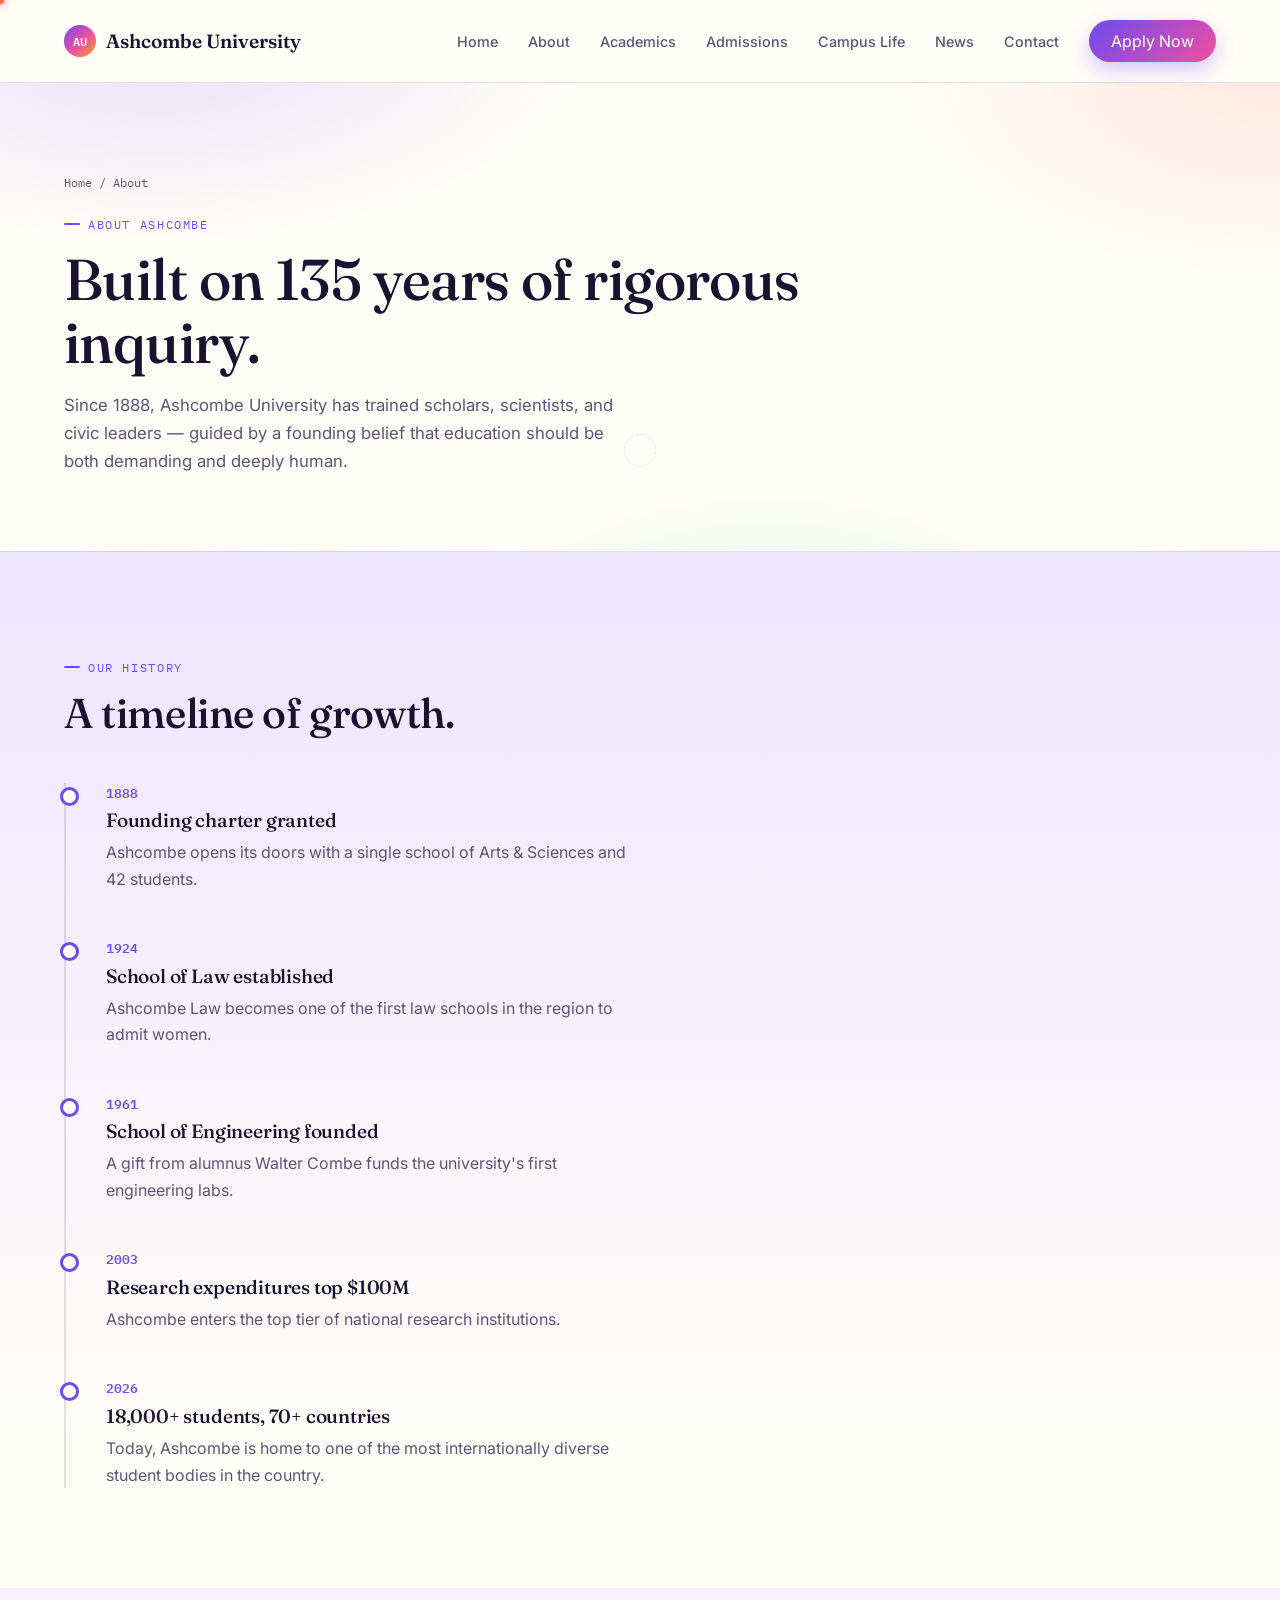
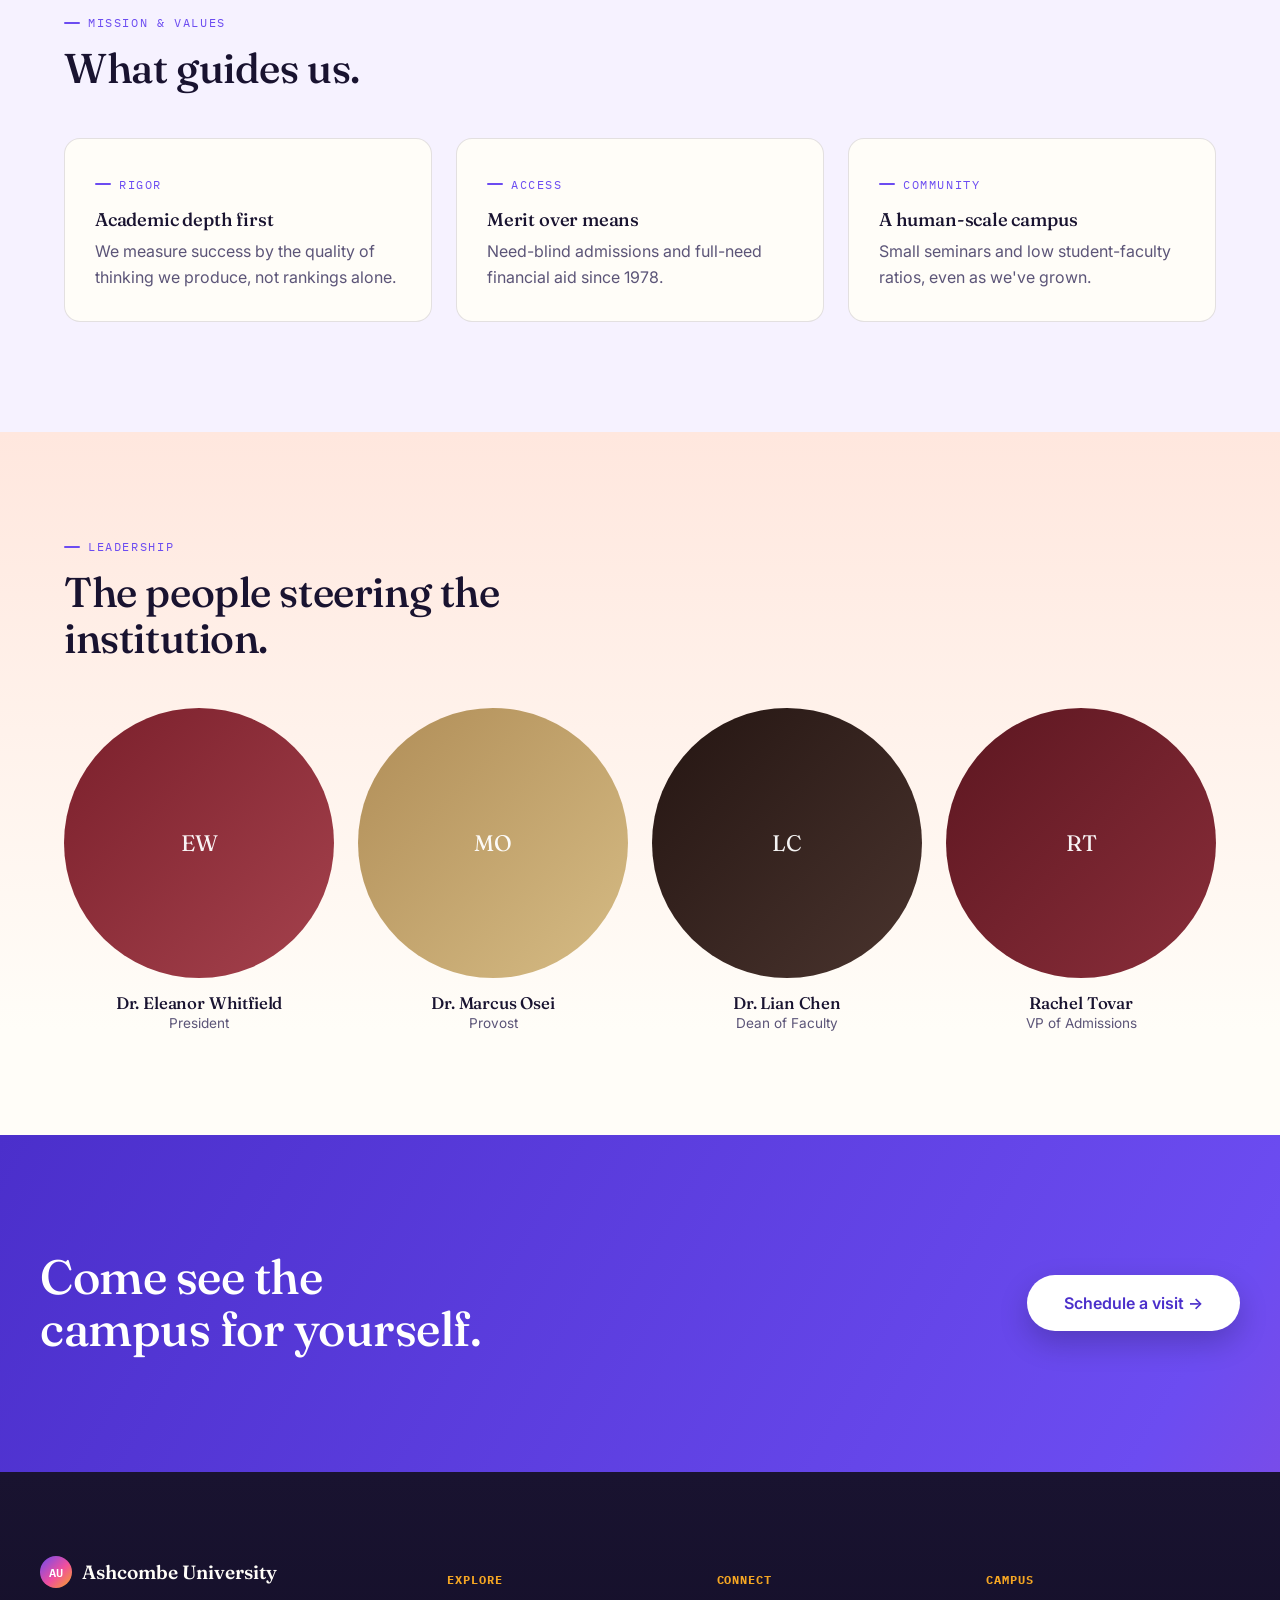
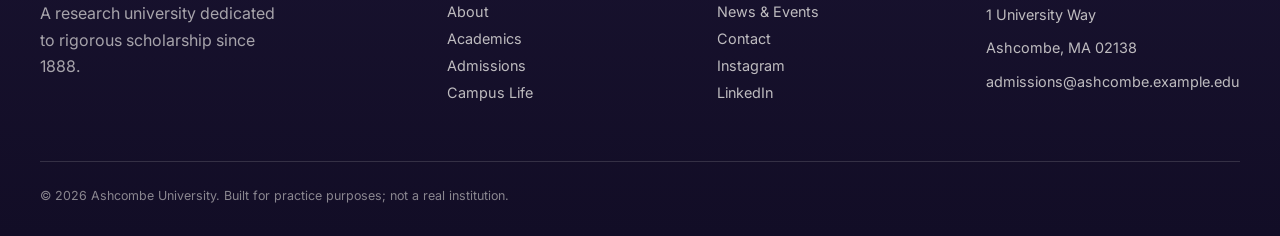
<file: About.html>
<!DOCTYPE html>
<html lang="en">
<head>
<meta charset="UTF-8">
<meta name="viewport" content="width=device-width, initial-scale=1.0">
<title>About — Ashcombe University</title>
<link rel="preconnect" href="https://fonts.googleapis.com">
<link href="https://fonts.googleapis.com/css2?family=Fraunces:ital,opsz,wght@0,9..144,300;0,9..144,500;0,9..144,600;1,9..144,500&family=Inter:wght@400;500;600;700&family=IBM+Plex+Mono:wght@400;500&display=swap" rel="stylesheet">
<link rel="stylesheet" href="css/style.css">
</head>
<body>

<header class="nav" id="nav">
  <div class="nav-inner">
    <a href="index.html" class="nav-logo"><span class="nav-crest">AU</span>Ashcombe University</a>
    <nav class="nav-links" id="navLinks">
      <a href="index.html">Home</a>
      <a href="about.html">About</a>
      <a href="academics.html">Academics</a>
      <a href="admissions.html">Admissions</a>
      <a href="campus-life.html">Campus Life</a>
      <a href="news.html">News</a>
      <a href="contact.html">Contact</a>
      <a href="admissions.html" class="nav-cta magnetic">Apply Now</a>
    </nav>
    <button class="nav-toggle" id="navToggle" aria-label="Toggle menu" aria-expanded="false"><span></span><span></span><span></span></button>
  </div>
</header>

<section class="page-hero">
  <div class="wrap">
    <p class="breadcrumb reveal"><a href="index.html">Home</a> / About</p>
    <p class="eyebrow reveal">About Ashcombe</p>
    <h1 class="reveal">Built on 135 years of rigorous inquiry.</h1>
    <p class="lead reveal">Since 1888, Ashcombe University has trained scholars, scientists, and civic
      leaders — guided by a founding belief that education should be both demanding and deeply human.</p>
  </div>
</section>

<section style="padding: 100px 24px;">
  <div class="wrap">
    <div class="section-head"><div><p class="eyebrow reveal">Our History</p><h2 class="reveal">A timeline of growth.</h2></div></div>
    <div class="timeline">
      <div class="timeline-item reveal">
        <p class="timeline-year">1888</p>
        <h3>Founding charter granted</h3>
        <p>Ashcombe opens its doors with a single school of Arts &amp; Sciences and 42 students.</p>
      </div>
      <div class="timeline-item reveal">
        <p class="timeline-year">1924</p>
        <h3>School of Law established</h3>
        <p>Ashcombe Law becomes one of the first law schools in the region to admit women.</p>
      </div>
      <div class="timeline-item reveal">
        <p class="timeline-year">1961</p>
        <h3>School of Engineering founded</h3>
        <p>A gift from alumnus Walter Combe funds the university's first engineering labs.</p>
      </div>
      <div class="timeline-item reveal">
        <p class="timeline-year">2003</p>
        <h3>Research expenditures top $100M</h3>
        <p>Ashcombe enters the top tier of national research institutions.</p>
      </div>
      <div class="timeline-item reveal">
        <p class="timeline-year">2026</p>
        <h3>18,000+ students, 70+ countries</h3>
        <p>Today, Ashcombe is home to one of the most internationally diverse student bodies in the country.</p>
      </div>
    </div>
  </div>
</section>

<section style="padding: 20px 24px 110px; background: var(--paper-alt);">
  <div class="wrap">
    <div class="section-head"><div><p class="eyebrow reveal">Mission &amp; Values</p><h2 class="reveal">What guides us.</h2></div></div>
    <div class="values-grid">
      <div class="value-card reveal"><span class="eyebrow" style="margin-bottom:6px;">Rigor</span><h3>Academic depth first</h3><p>We measure success by the quality of thinking we produce, not rankings alone.</p></div>
      <div class="value-card reveal"><span class="eyebrow" style="margin-bottom:6px;">Access</span><h3>Merit over means</h3><p>Need-blind admissions and full-need financial aid since 1978.</p></div>
      <div class="value-card reveal"><span class="eyebrow" style="margin-bottom:6px;">Community</span><h3>A human-scale campus</h3><p>Small seminars and low student-faculty ratios, even as we've grown.</p></div>
    </div>
  </div>
</section>

<section style="padding: 100px 24px;">
  <div class="wrap">
    <div class="section-head"><div><p class="eyebrow reveal">Leadership</p><h2 class="reveal">The people steering the institution.</h2></div></div>
    <div class="people-grid">
      <div class="person-card reveal"><div class="person-avatar" style="--p-a:#7A1F2B;--p-b:#A5424D;">EW</div><h3>Dr. Eleanor Whitfield</h3><p class="testimonial-role">President</p></div>
      <div class="person-card reveal"><div class="person-avatar" style="--p-a:#B08D57;--p-b:#D6BC85;">MO</div><h3>Dr. Marcus Osei</h3><p class="testimonial-role">Provost</p></div>
      <div class="person-card reveal"><div class="person-avatar" style="--p-a:#241512;--p-b:#4A342E;">LC</div><h3>Dr. Lian Chen</h3><p class="testimonial-role">Dean of Faculty</p></div>
      <div class="person-card reveal"><div class="person-avatar" style="--p-a:#5C1620;--p-b:#8A2E3A;">RT</div><h3>Rachel Tovar</h3><p class="testimonial-role">VP of Admissions</p></div>
    </div>
  </div>
</section>

<section class="cta-band">
  <div class="cta-inner reveal">
    <h2>Come see the<br>campus for yourself.</h2>
    <a href="contact.html" class="btn btn-primary btn-lg magnetic">Schedule a visit →</a>
  </div>
</section>

<footer class="footer">
  <div class="footer-inner">
    <div class="footer-brand"><a href="index.html" class="nav-logo"><span class="nav-crest">AU</span>Ashcombe University</a><p>A research university dedicated to rigorous scholarship since 1888.</p></div>
    <div class="footer-col"><h4>Explore</h4><a href="about.html">About</a><a href="academics.html">Academics</a><a href="admissions.html">Admissions</a><a href="campus-life.html">Campus Life</a></div>
    <div class="footer-col"><h4>Connect</h4><a href="news.html">News &amp; Events</a><a href="contact.html">Contact</a><a href="#">Instagram</a><a href="#">LinkedIn</a></div>
    <div class="footer-col"><h4>Campus</h4><p>1 University Way</p><p>Ashcombe, MA 02138</p><p>admissions@ashcombe.example.edu</p></div>
  </div>
  <div class="footer-bottom"><p>© 2026 Ashcombe University. Built for practice purposes; not a real institution.</p></div>
</footer>

<script src="js/cursor.js"></script>
<script src="js/main.js"></script>
</body>
</html>
</file>
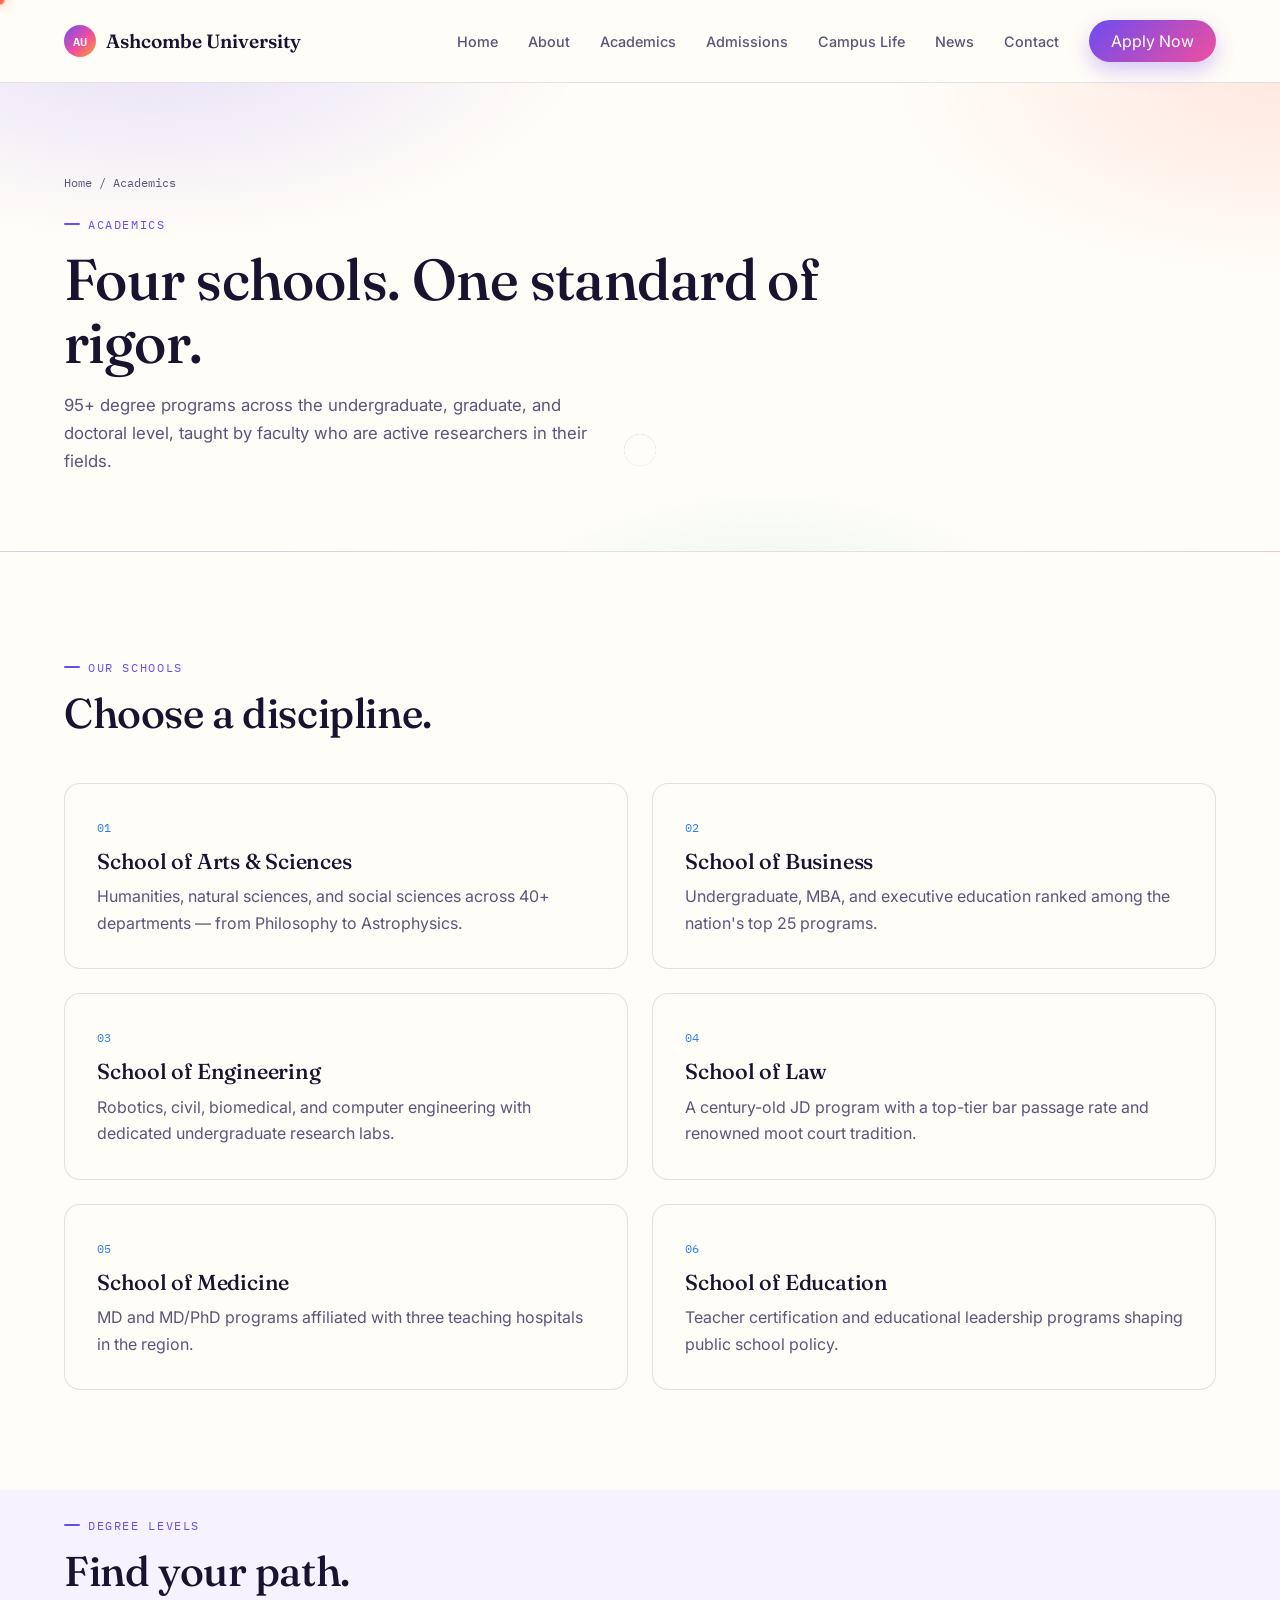
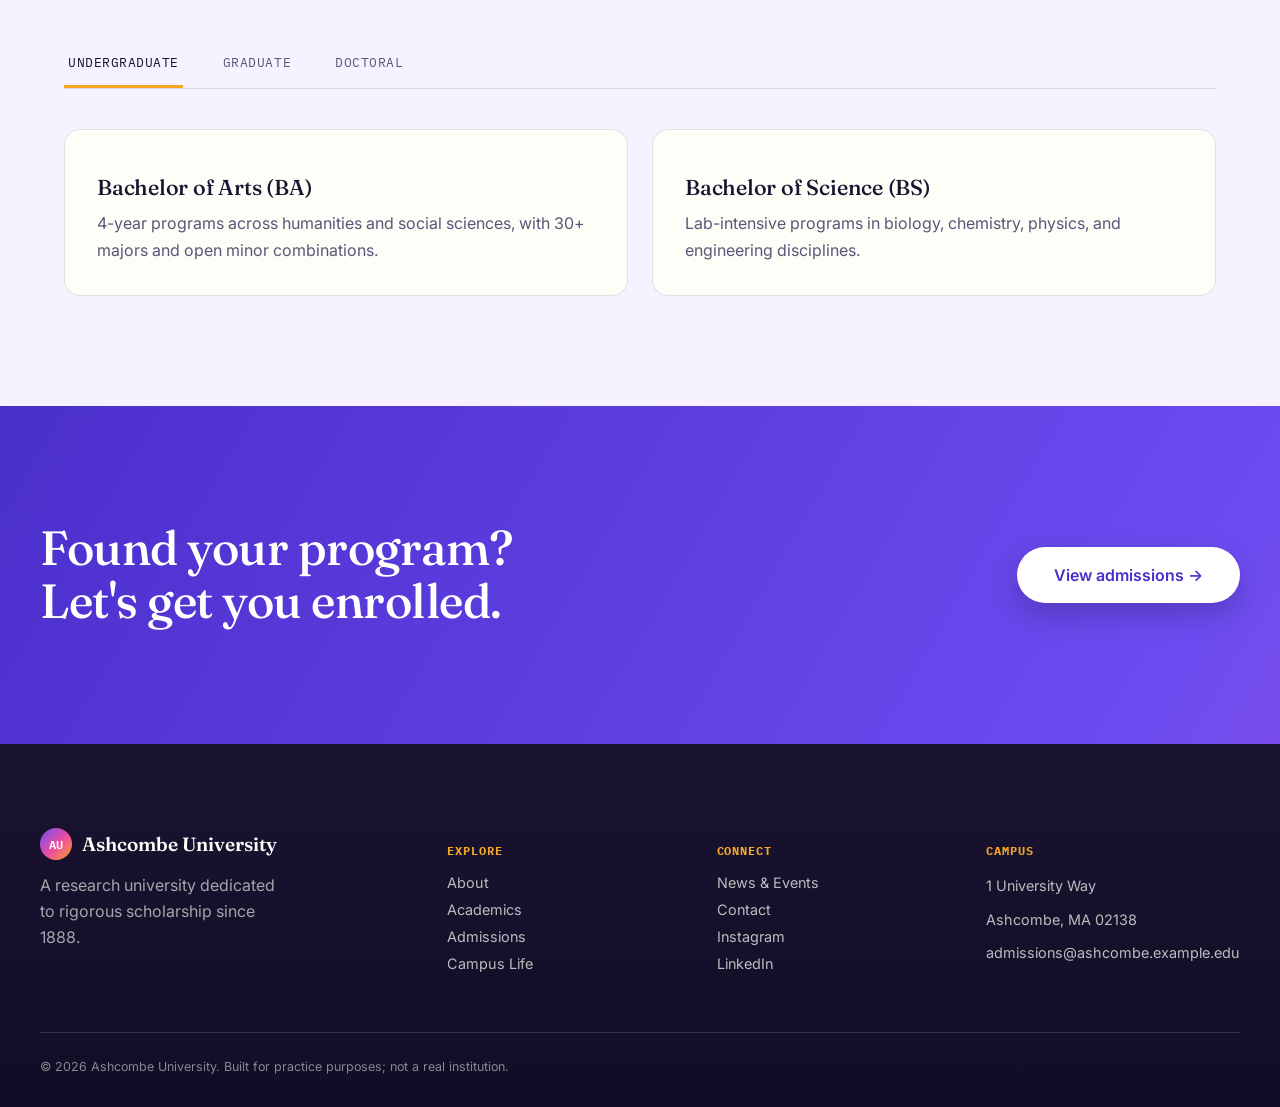
<file: Academics.html>
<!DOCTYPE html>
<html lang="en">
<head>
<meta charset="UTF-8">
<meta name="viewport" content="width=device-width, initial-scale=1.0">
<title>Academics — Ashcombe University</title>
<link rel="preconnect" href="https://fonts.googleapis.com">
<link href="https://fonts.googleapis.com/css2?family=Fraunces:ital,opsz,wght@0,9..144,300;0,9..144,500;0,9..144,600;1,9..144,500&family=Inter:wght@400;500;600;700&family=IBM+Plex+Mono:wght@400;500&display=swap" rel="stylesheet">
<link rel="stylesheet" href="css/style.css">
</head>
<body>

<header class="nav" id="nav">
  <div class="nav-inner">
    <a href="index.html" class="nav-logo"><span class="nav-crest">AU</span>Ashcombe University</a>
    <nav class="nav-links" id="navLinks">
      <a href="index.html">Home</a>
      <a href="about.html">About</a>
      <a href="academics.html">Academics</a>
      <a href="admissions.html">Admissions</a>
      <a href="campus-life.html">Campus Life</a>
      <a href="news.html">News</a>
      <a href="contact.html">Contact</a>
      <a href="admissions.html" class="nav-cta magnetic">Apply Now</a>
    </nav>
    <button class="nav-toggle" id="navToggle" aria-label="Toggle menu" aria-expanded="false"><span></span><span></span><span></span></button>
  </div>
</header>

<section class="page-hero">
  <div class="wrap">
    <p class="breadcrumb reveal"><a href="index.html">Home</a> / Academics</p>
    <p class="eyebrow reveal">Academics</p>
    <h1 class="reveal">Four schools. One standard of rigor.</h1>
    <p class="lead reveal">95+ degree programs across the undergraduate, graduate, and doctoral level,
      taught by faculty who are active researchers in their fields.</p>
  </div>
</section>

<section style="padding: 100px 24px;">
  <div class="wrap">
    <div class="section-head"><div><p class="eyebrow reveal">Our Schools</p><h2 class="reveal">Choose a discipline.</h2></div></div>
    <div class="card-grid">
      <div class="info-card reveal"><span class="card-num">01</span><h3>School of Arts &amp; Sciences</h3><p>Humanities, natural sciences, and social sciences across 40+ departments — from Philosophy to Astrophysics.</p></div>
      <div class="info-card reveal"><span class="card-num">02</span><h3>School of Business</h3><p>Undergraduate, MBA, and executive education ranked among the nation's top 25 programs.</p></div>
      <div class="info-card reveal"><span class="card-num">03</span><h3>School of Engineering</h3><p>Robotics, civil, biomedical, and computer engineering with dedicated undergraduate research labs.</p></div>
      <div class="info-card reveal"><span class="card-num">04</span><h3>School of Law</h3><p>A century-old JD program with a top-tier bar passage rate and renowned moot court tradition.</p></div>
      <div class="info-card reveal"><span class="card-num">05</span><h3>School of Medicine</h3><p>MD and MD/PhD programs affiliated with three teaching hospitals in the region.</p></div>
      <div class="info-card reveal"><span class="card-num">06</span><h3>School of Education</h3><p>Teacher certification and educational leadership programs shaping public school policy.</p></div>
    </div>
  </div>
</section>

<section style="padding: 20px 24px 110px; background: var(--paper-alt);">
  <div class="wrap">
    <div class="section-head"><div><p class="eyebrow reveal">Degree Levels</p><h2 class="reveal">Find your path.</h2></div></div>

    <div class="tab-bar reveal">
      <button class="tab-btn active" data-tab="undergrad">Undergraduate</button>
      <button class="tab-btn" data-tab="grad">Graduate</button>
      <button class="tab-btn" data-tab="doctoral">Doctoral</button>
    </div>

    <div class="tab-panel active" id="undergrad">
      <div class="card-grid">
        <div class="info-card reveal"><h3>Bachelor of Arts (BA)</h3><p>4-year programs across humanities and social sciences, with 30+ majors and open minor combinations.</p></div>
        <div class="info-card reveal"><h3>Bachelor of Science (BS)</h3><p>Lab-intensive programs in biology, chemistry, physics, and engineering disciplines.</p></div>
      </div>
    </div>

    <div class="tab-panel" id="grad">
      <div class="card-grid">
        <div class="info-card reveal"><h3>Master of Business Administration</h3><p>A 2-year, full-time MBA with concentrations in finance, strategy, and operations.</p></div>
        <div class="info-card reveal"><h3>Master of Science (MS)</h3><p>Research-focused 1–2 year programs in engineering, data science, and public health.</p></div>
      </div>
    </div>

    <div class="tab-panel" id="doctoral">
      <div class="card-grid">
        <div class="info-card reveal"><h3>Doctor of Philosophy (PhD)</h3><p>Fully-funded research doctorates across 35 departments with dedicated faculty advisors.</p></div>
        <div class="info-card reveal"><h3>Doctor of Medicine (MD)</h3><p>A 4-year MD program with clinical rotations beginning in the second year.</p></div>
      </div>
    </div>
  </div>
</section>

<section class="cta-band">
  <div class="cta-inner reveal">
    <h2>Found your program?<br>Let's get you enrolled.</h2>
    <a href="admissions.html" class="btn btn-primary btn-lg magnetic">View admissions →</a>
  </div>
</section>

<footer class="footer">
  <div class="footer-inner">
    <div class="footer-brand"><a href="index.html" class="nav-logo"><span class="nav-crest">AU</span>Ashcombe University</a><p>A research university dedicated to rigorous scholarship since 1888.</p></div>
    <div class="footer-col"><h4>Explore</h4><a href="about.html">About</a><a href="academics.html">Academics</a><a href="admissions.html">Admissions</a><a href="campus-life.html">Campus Life</a></div>
    <div class="footer-col"><h4>Connect</h4><a href="news.html">News &amp; Events</a><a href="contact.html">Contact</a><a href="#">Instagram</a><a href="#">LinkedIn</a></div>
    <div class="footer-col"><h4>Campus</h4><p>1 University Way</p><p>Ashcombe, MA 02138</p><p>admissions@ashcombe.example.edu</p></div>
  </div>
  <div class="footer-bottom"><p>© 2026 Ashcombe University. Built for practice purposes; not a real institution.</p></div>
</footer>

<script src="js/cursor.js"></script>
<script src="js/main.js"></script>
</body>
</html>
</file>
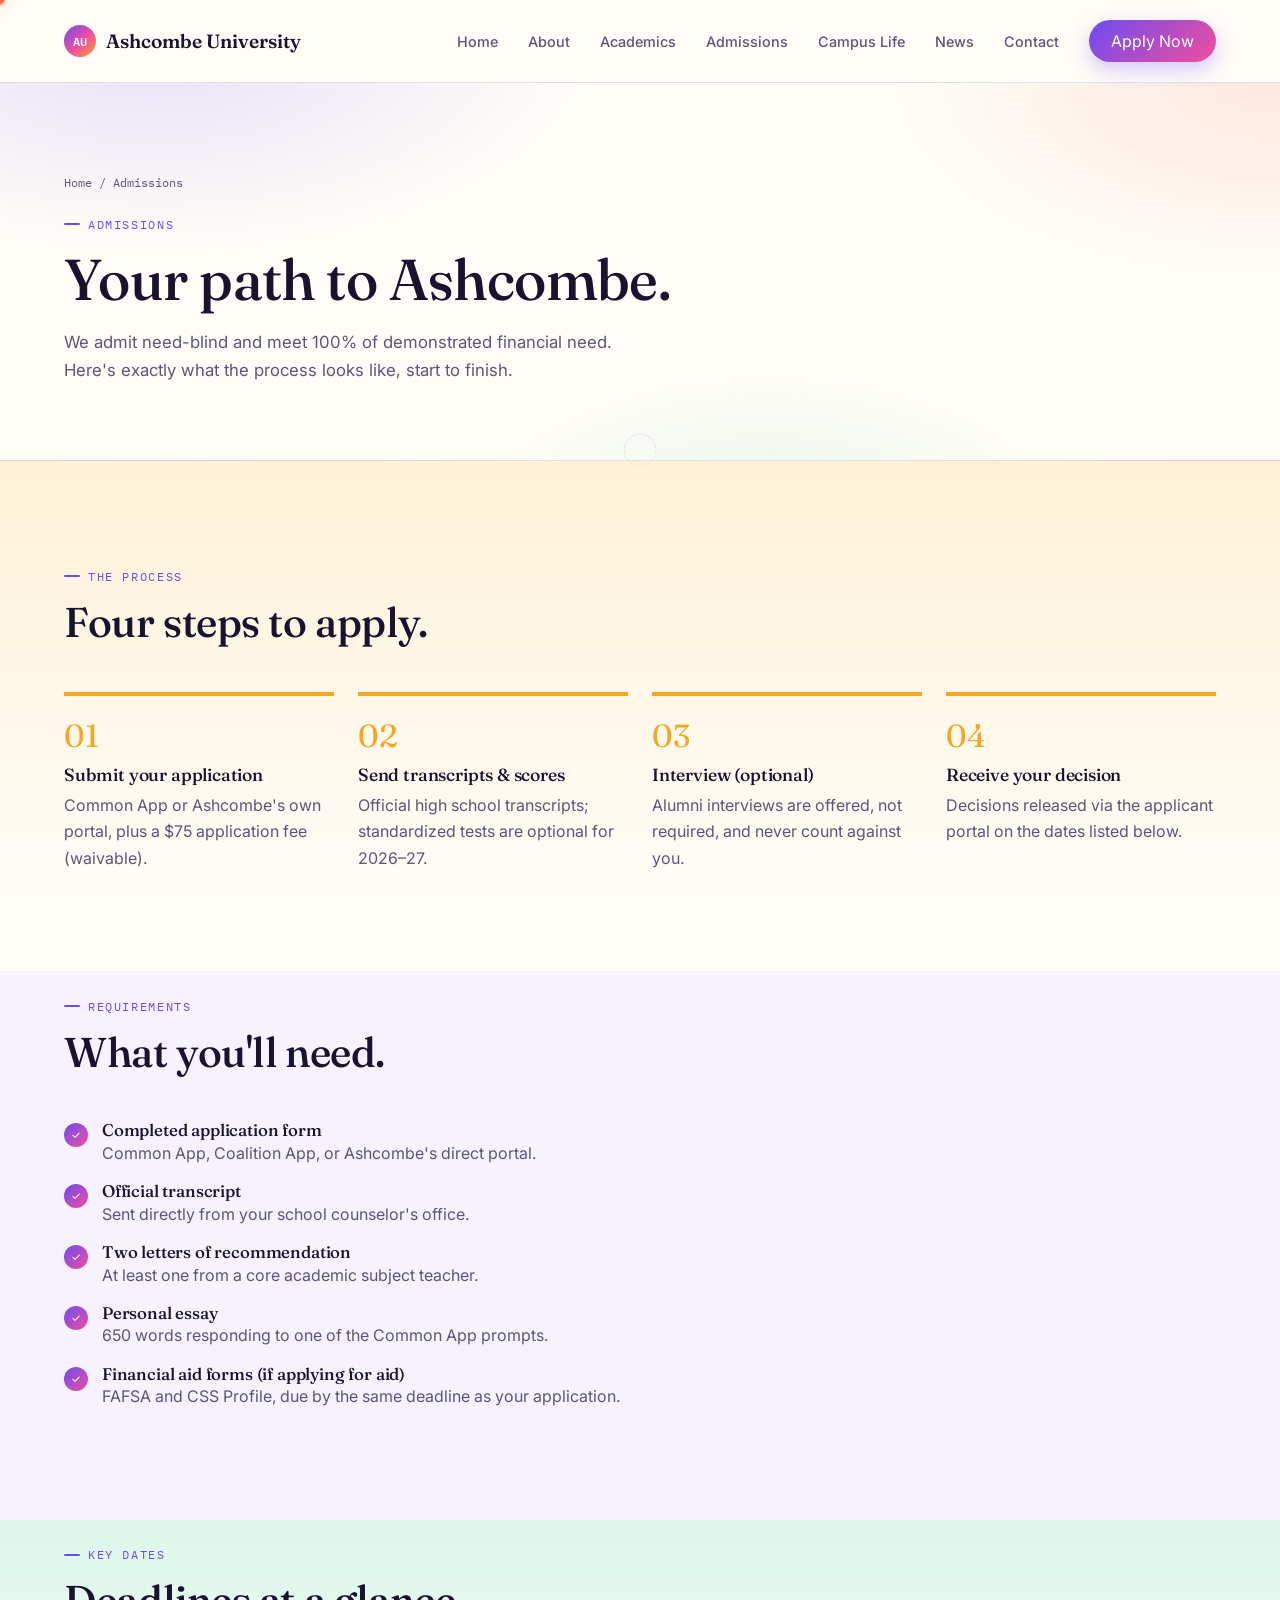
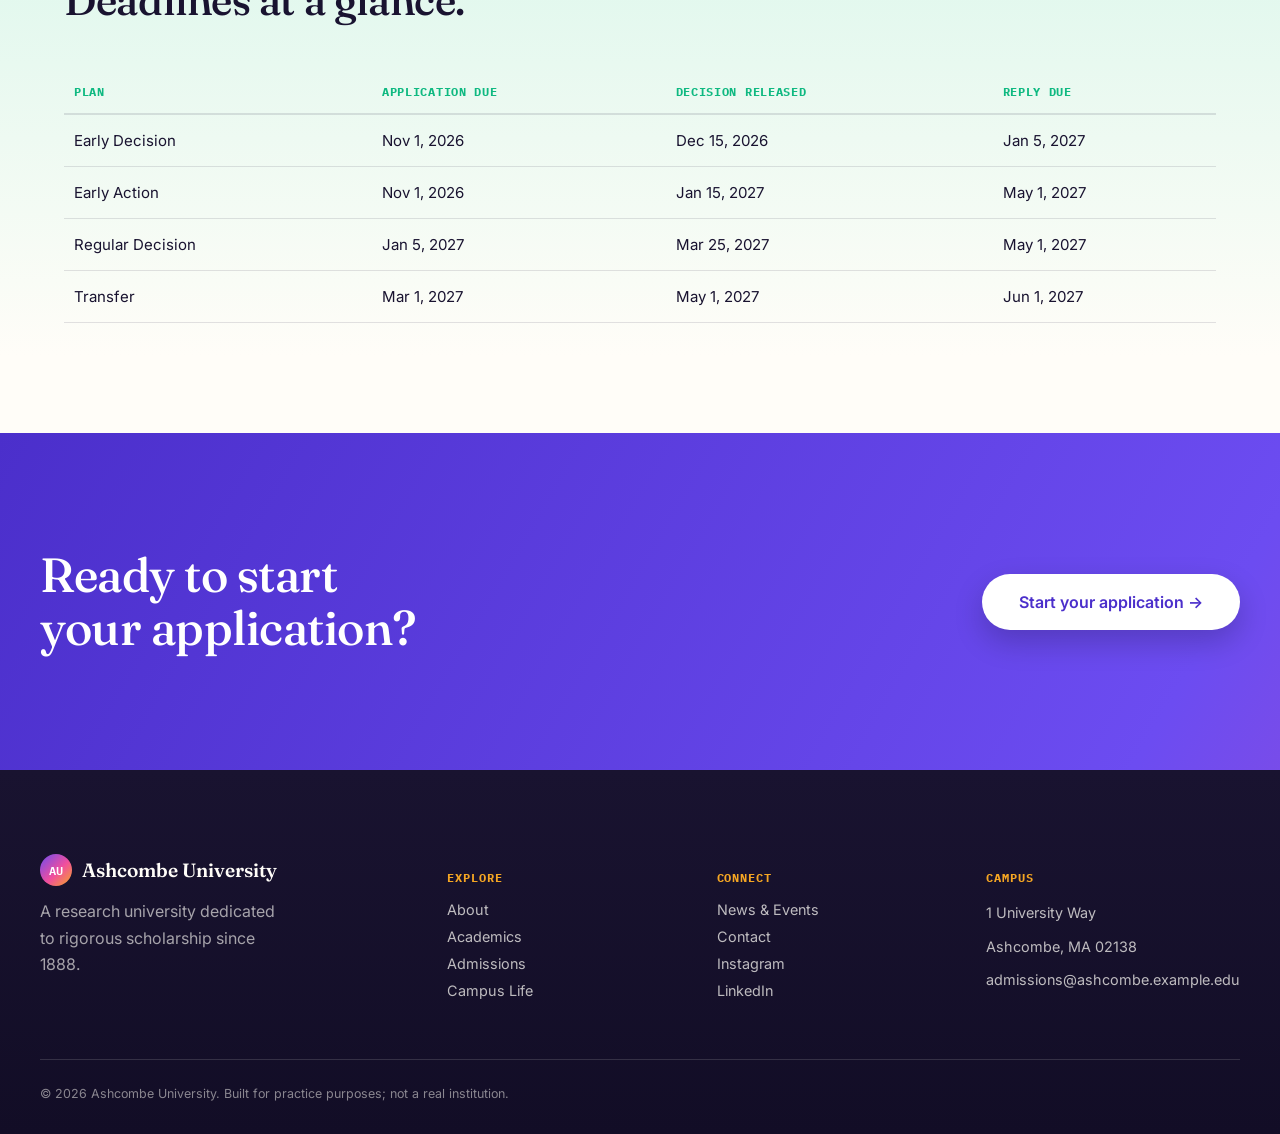
<file: Admissions.html>
<!DOCTYPE html>
<html lang="en">
<head>
<meta charset="UTF-8">
<meta name="viewport" content="width=device-width, initial-scale=1.0">
<title>Admissions — Ashcombe University</title>
<link rel="preconnect" href="https://fonts.googleapis.com">
<link href="https://fonts.googleapis.com/css2?family=Fraunces:ital,opsz,wght@0,9..144,300;0,9..144,500;0,9..144,600;1,9..144,500&family=Inter:wght@400;500;600;700&family=IBM+Plex+Mono:wght@400;500&display=swap" rel="stylesheet">
<link rel="stylesheet" href="css/style.css">
</head>
<body>

<header class="nav" id="nav">
  <div class="nav-inner">
    <a href="index.html" class="nav-logo"><span class="nav-crest">AU</span>Ashcombe University</a>
    <nav class="nav-links" id="navLinks">
      <a href="index.html">Home</a>
      <a href="about.html">About</a>
      <a href="academics.html">Academics</a>
      <a href="admissions.html">Admissions</a>
      <a href="campus-life.html">Campus Life</a>
      <a href="news.html">News</a>
      <a href="contact.html">Contact</a>
      <a href="admissions.html" class="nav-cta magnetic">Apply Now</a>
    </nav>
    <button class="nav-toggle" id="navToggle" aria-label="Toggle menu" aria-expanded="false"><span></span><span></span><span></span></button>
  </div>
</header>

<section class="page-hero">
  <div class="wrap">
    <p class="breadcrumb reveal"><a href="index.html">Home</a> / Admissions</p>
    <p class="eyebrow reveal">Admissions</p>
    <h1 class="reveal">Your path to Ashcombe.</h1>
    <p class="lead reveal">We admit need-blind and meet 100% of demonstrated financial need. Here's exactly
      what the process looks like, start to finish.</p>
  </div>
</section>

<section style="padding: 100px 24px;">
  <div class="wrap">
    <div class="section-head"><div><p class="eyebrow reveal">The Process</p><h2 class="reveal">Four steps to apply.</h2></div></div>
    <div class="steps">
      <div class="step reveal"><span class="step-num">01</span><h3>Submit your application</h3><p>Common App or Ashcombe's own portal, plus a $75 application fee (waivable).</p></div>
      <div class="step reveal"><span class="step-num">02</span><h3>Send transcripts &amp; scores</h3><p>Official high school transcripts; standardized tests are optional for 2026–27.</p></div>
      <div class="step reveal"><span class="step-num">03</span><h3>Interview (optional)</h3><p>Alumni interviews are offered, not required, and never count against you.</p></div>
      <div class="step reveal"><span class="step-num">04</span><h3>Receive your decision</h3><p>Decisions released via the applicant portal on the dates listed below.</p></div>
    </div>
  </div>
</section>

<section style="padding: 20px 24px 110px; background: var(--paper-alt);">
  <div class="wrap">
    <div class="section-head"><div><p class="eyebrow reveal">Requirements</p><h2 class="reveal">What you'll need.</h2></div></div>
    <ul class="checklist">
      <li class="reveal"><span class="check-mark">✓</span><div><h3 style="font-size:1.05rem;font-weight:500;">Completed application form</h3><p>Common App, Coalition App, or Ashcombe's direct portal.</p></div></li>
      <li class="reveal"><span class="check-mark">✓</span><div><h3 style="font-size:1.05rem;font-weight:500;">Official transcript</h3><p>Sent directly from your school counselor's office.</p></div></li>
      <li class="reveal"><span class="check-mark">✓</span><div><h3 style="font-size:1.05rem;font-weight:500;">Two letters of recommendation</h3><p>At least one from a core academic subject teacher.</p></div></li>
      <li class="reveal"><span class="check-mark">✓</span><div><h3 style="font-size:1.05rem;font-weight:500;">Personal essay</h3><p>650 words responding to one of the Common App prompts.</p></div></li>
      <li class="reveal"><span class="check-mark">✓</span><div><h3 style="font-size:1.05rem;font-weight:500;">Financial aid forms (if applying for aid)</h3><p>FAFSA and CSS Profile, due by the same deadline as your application.</p></div></li>
    </ul>
  </div>
</section>

<section style="padding: 20px 24px 110px;">
  <div class="wrap">
    <div class="section-head"><div><p class="eyebrow reveal">Key Dates</p><h2 class="reveal">Deadlines at a glance.</h2></div></div>
    <table class="deadline-table reveal">
      <thead><tr><th>Plan</th><th>Application Due</th><th>Decision Released</th><th>Reply Due</th></tr></thead>
      <tbody>
        <tr><td>Early Decision</td><td>Nov 1, 2026</td><td>Dec 15, 2026</td><td>Jan 5, 2027</td></tr>
        <tr><td>Early Action</td><td>Nov 1, 2026</td><td>Jan 15, 2027</td><td>May 1, 2027</td></tr>
        <tr><td>Regular Decision</td><td>Jan 5, 2027</td><td>Mar 25, 2027</td><td>May 1, 2027</td></tr>
        <tr><td>Transfer</td><td>Mar 1, 2027</td><td>May 1, 2027</td><td>Jun 1, 2027</td></tr>
      </tbody>
    </table>
  </div>
</section>

<section class="cta-band">
  <div class="cta-inner reveal">
    <h2>Ready to start<br>your application?</h2>
    <a href="contact.html" class="btn btn-primary btn-lg magnetic">Start your application →</a>
  </div>
</section>

<footer class="footer">
  <div class="footer-inner">
    <div class="footer-brand"><a href="index.html" class="nav-logo"><span class="nav-crest">AU</span>Ashcombe University</a><p>A research university dedicated to rigorous scholarship since 1888.</p></div>
    <div class="footer-col"><h4>Explore</h4><a href="about.html">About</a><a href="academics.html">Academics</a><a href="admissions.html">Admissions</a><a href="campus-life.html">Campus Life</a></div>
    <div class="footer-col"><h4>Connect</h4><a href="news.html">News &amp; Events</a><a href="contact.html">Contact</a><a href="#">Instagram</a><a href="#">LinkedIn</a></div>
    <div class="footer-col"><h4>Campus</h4><p>1 University Way</p><p>Ashcombe, MA 02138</p><p>admissions@ashcombe.example.edu</p></div>
  </div>
  <div class="footer-bottom"><p>© 2026 Ashcombe University. Built for practice purposes; not a real institution.</p></div>
</footer>

<script src="js/cursor.js"></script>
<script src="js/main.js"></script>
</body>
</html>
</file>
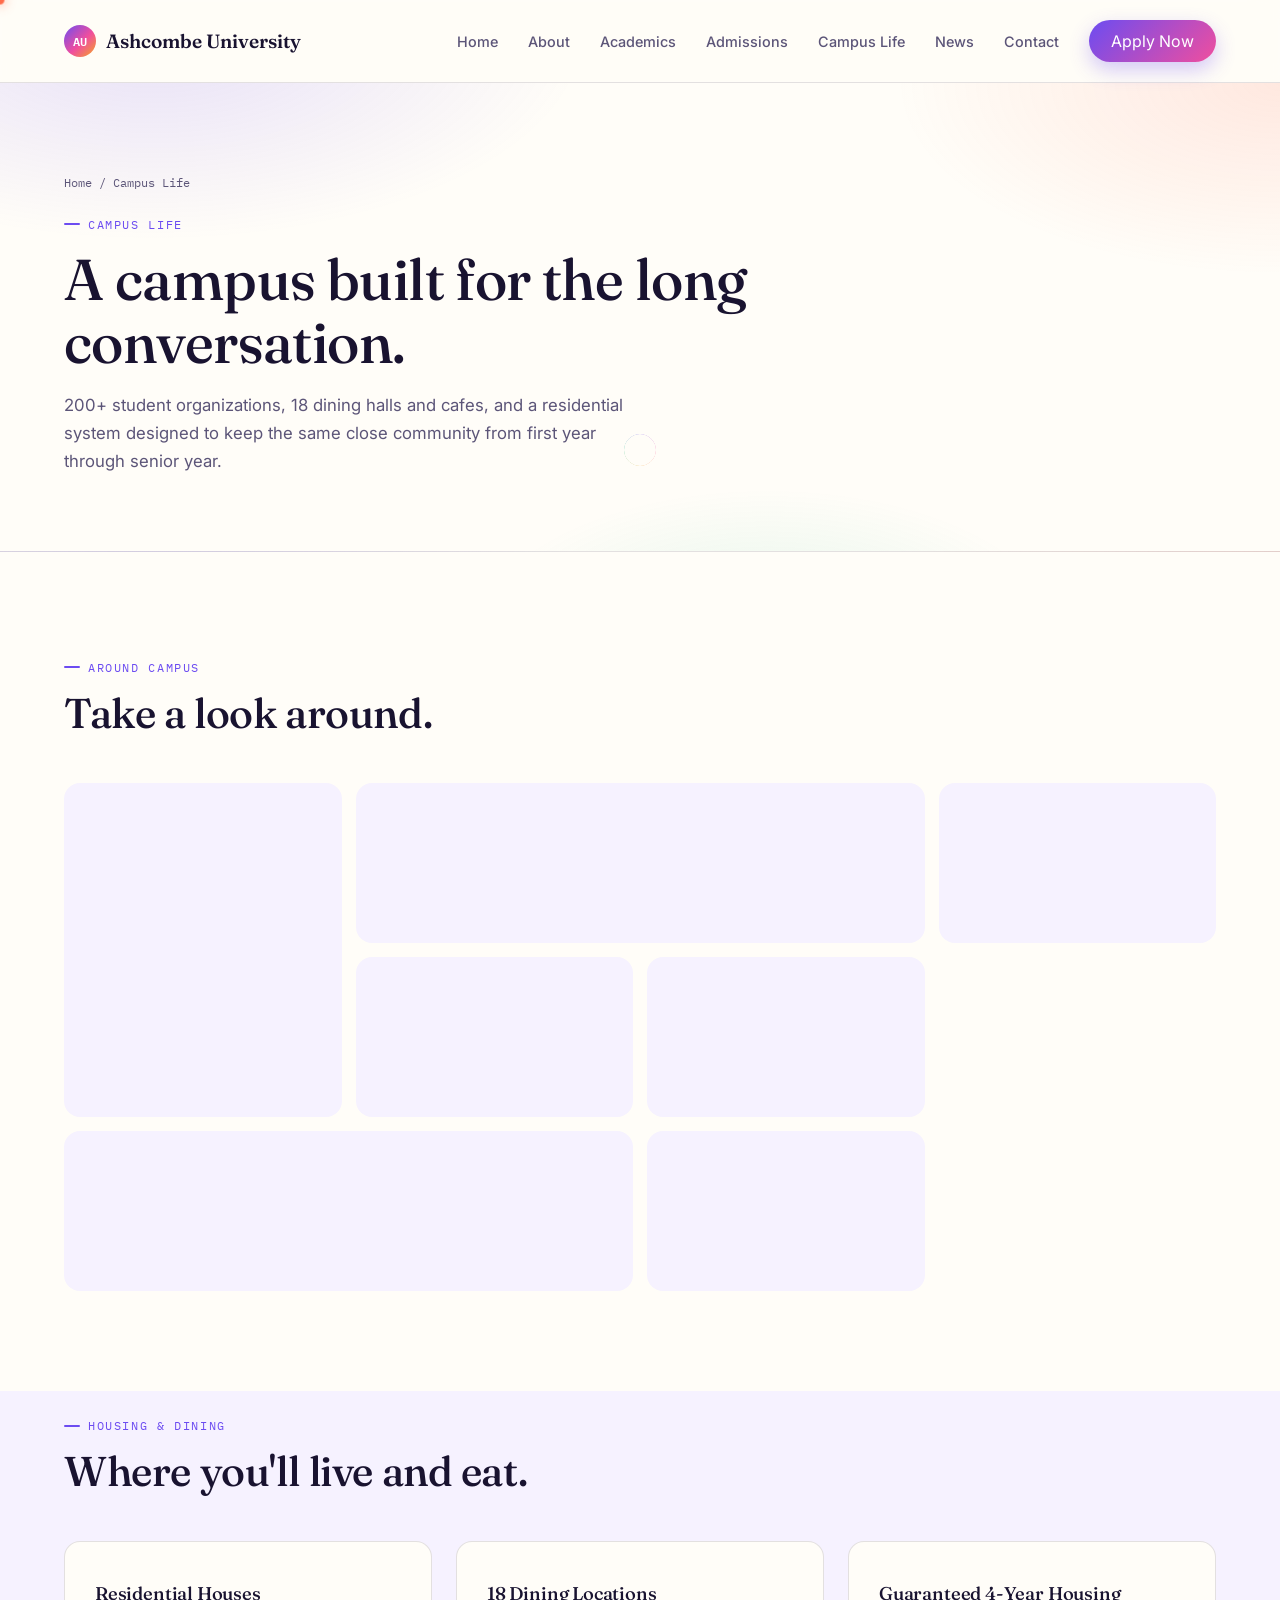
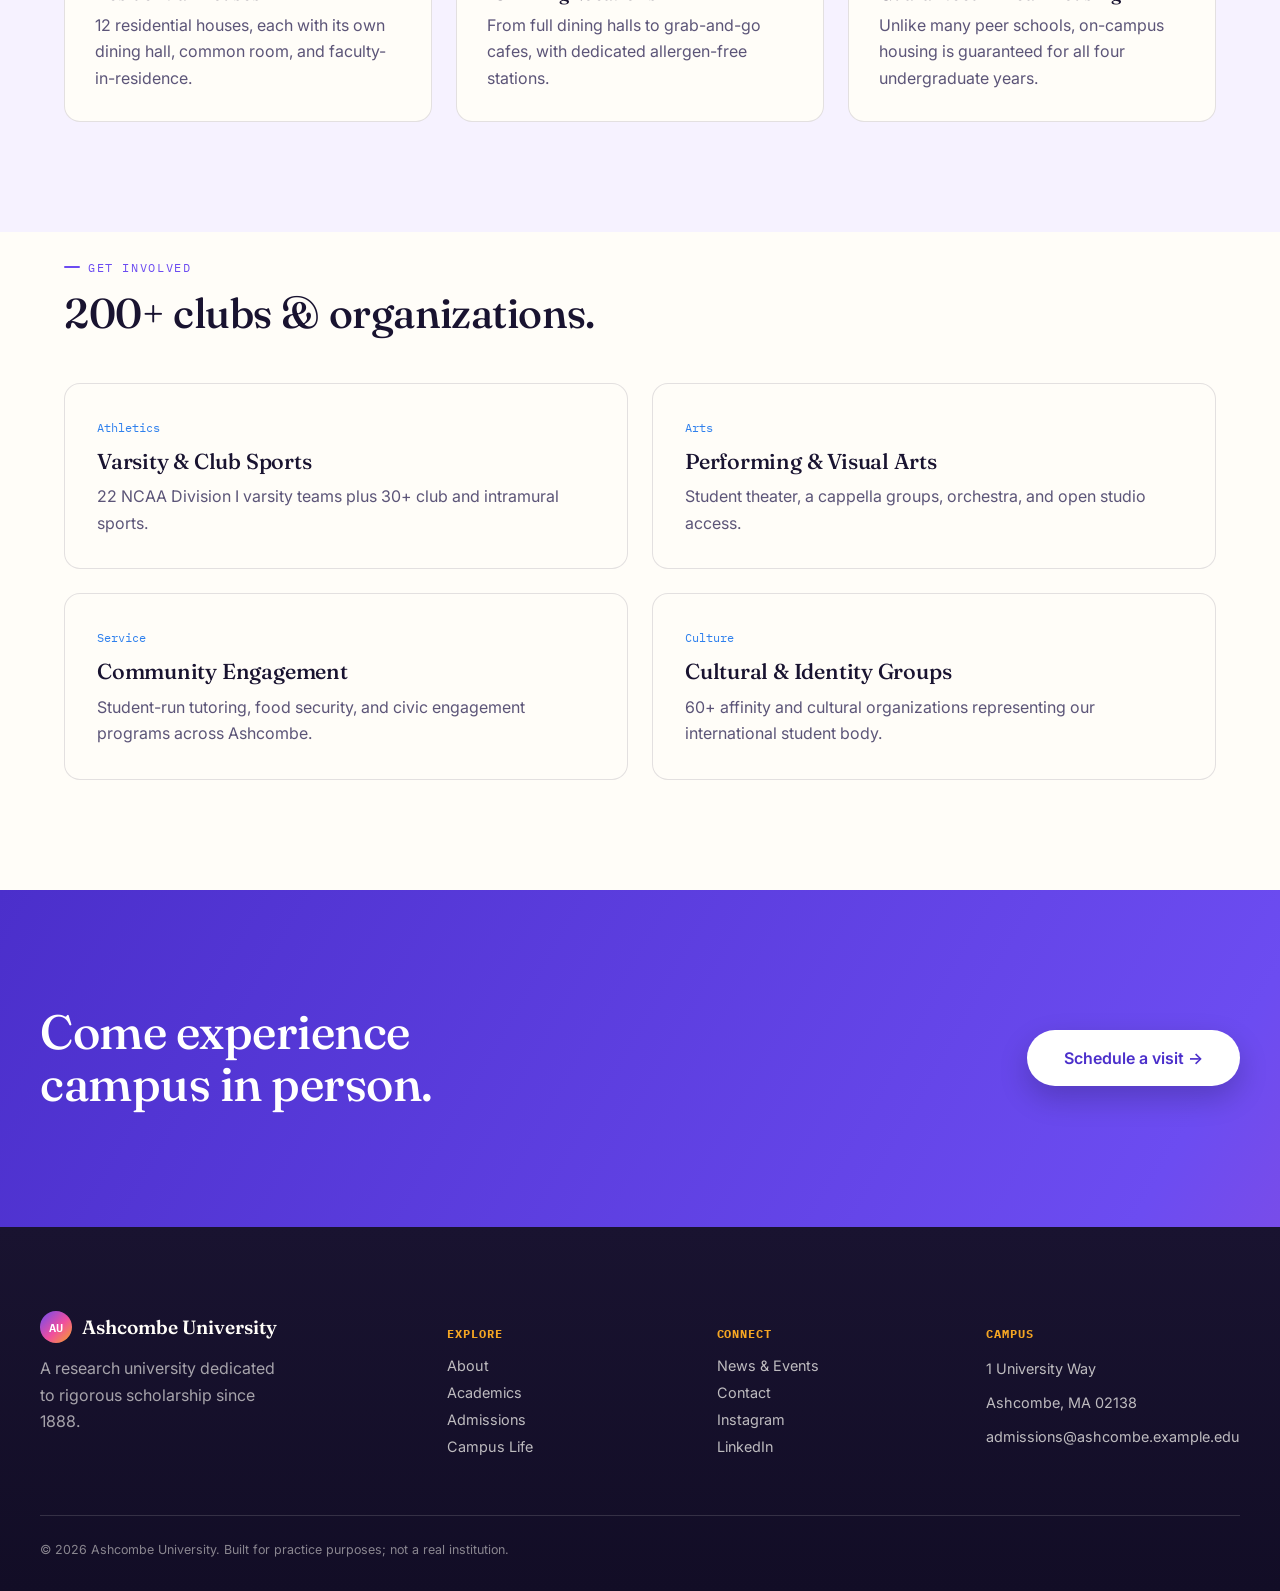
<file: Campus life.html>
<!DOCTYPE html>
<html lang="en">
<head>
<meta charset="UTF-8">
<meta name="viewport" content="width=device-width, initial-scale=1.0">
<title>Campus Life — Ashcombe University</title>
<link rel="preconnect" href="https://fonts.googleapis.com">
<link href="https://fonts.googleapis.com/css2?family=Fraunces:ital,opsz,wght@0,9..144,300;0,9..144,500;0,9..144,600;1,9..144,500&family=Inter:wght@400;500;600;700&family=IBM+Plex+Mono:wght@400;500&display=swap" rel="stylesheet">
<link rel="stylesheet" href="css/style.css">
</head>
<body>

<header class="nav" id="nav">
  <div class="nav-inner">
    <a href="index.html" class="nav-logo"><span class="nav-crest">AU</span>Ashcombe University</a>
    <nav class="nav-links" id="navLinks">
      <a href="index.html">Home</a>
      <a href="about.html">About</a>
      <a href="academics.html">Academics</a>
      <a href="admissions.html">Admissions</a>
      <a href="campus-life.html">Campus Life</a>
      <a href="news.html">News</a>
      <a href="contact.html">Contact</a>
      <a href="admissions.html" class="nav-cta magnetic">Apply Now</a>
    </nav>
    <button class="nav-toggle" id="navToggle" aria-label="Toggle menu" aria-expanded="false"><span></span><span></span><span></span></button>
  </div>
</header>

<section class="page-hero">
  <div class="wrap">
    <p class="breadcrumb reveal"><a href="index.html">Home</a> / Campus Life</p>
    <p class="eyebrow reveal">Campus Life</p>
    <h1 class="reveal">A campus built for the long conversation.</h1>
    <p class="lead reveal">200+ student organizations, 18 dining halls and cafes, and a residential system
      designed to keep the same close community from first year through senior year.</p>
  </div>
</section>

<section style="padding: 100px 24px;">
  <div class="wrap">
    <div class="section-head"><div><p class="eyebrow reveal">Around Campus</p><h2 class="reveal">Take a look around.</h2></div></div>
    <div class="gallery-grid">
      <div class="gallery-item tall reveal" style="--g-a:#7A1F2B;--g-b:#A5424D;"><span>Old Quad Library</span></div>
      <div class="gallery-item wide reveal" style="--g-a:#B08D57;--g-b:#D6BC85;"><span>Commons Dining Hall</span></div>
      <div class="gallery-item reveal" style="--g-a:#241512;--g-b:#4A342E;"><span>Science Center</span></div>
      <div class="gallery-item reveal" style="--g-a:#5C1620;--g-b:#8A2E3A;"><span>Row Housing</span></div>
      <div class="gallery-item reveal" style="--g-a:#8C6A3F;--g-b:#B08D57;"><span>Chapel Green</span></div>
      <div class="gallery-item wide reveal" style="--g-a:#3A1E24;--g-b:#6B2A34;"><span>Athletics Complex</span></div>
      <div class="gallery-item reveal" style="--g-a:#9C7A45;--g-b:#C7A466;"><span>Fine Arts Building</span></div>
    </div>
  </div>
</section>

<section style="padding: 20px 24px 110px; background: var(--paper-alt);">
  <div class="wrap">
    <div class="section-head"><div><p class="eyebrow reveal">Housing &amp; Dining</p><h2 class="reveal">Where you'll live and eat.</h2></div></div>
    <div class="values-grid">
      <div class="value-card reveal"><h3>Residential Houses</h3><p>12 residential houses, each with its own dining hall, common room, and faculty-in-residence.</p></div>
      <div class="value-card reveal"><h3>18 Dining Locations</h3><p>From full dining halls to grab-and-go cafes, with dedicated allergen-free stations.</p></div>
      <div class="value-card reveal"><h3>Guaranteed 4-Year Housing</h3><p>Unlike many peer schools, on-campus housing is guaranteed for all four undergraduate years.</p></div>
    </div>
  </div>
</section>

<section style="padding: 20px 24px 110px;">
  <div class="wrap">
    <div class="section-head"><div><p class="eyebrow reveal">Get Involved</p><h2 class="reveal">200+ clubs &amp; organizations.</h2></div></div>
    <div class="card-grid">
      <div class="info-card reveal"><span class="card-num">Athletics</span><h3>Varsity &amp; Club Sports</h3><p>22 NCAA Division I varsity teams plus 30+ club and intramural sports.</p></div>
      <div class="info-card reveal"><span class="card-num">Arts</span><h3>Performing &amp; Visual Arts</h3><p>Student theater, a cappella groups, orchestra, and open studio access.</p></div>
      <div class="info-card reveal"><span class="card-num">Service</span><h3>Community Engagement</h3><p>Student-run tutoring, food security, and civic engagement programs across Ashcombe.</p></div>
      <div class="info-card reveal"><span class="card-num">Culture</span><h3>Cultural &amp; Identity Groups</h3><p>60+ affinity and cultural organizations representing our international student body.</p></div>
    </div>
  </div>
</section>

<section class="cta-band">
  <div class="cta-inner reveal">
    <h2>Come experience<br>campus in person.</h2>
    <a href="contact.html" class="btn btn-primary btn-lg magnetic">Schedule a visit →</a>
  </div>
</section>

<footer class="footer">
  <div class="footer-inner">
    <div class="footer-brand"><a href="index.html" class="nav-logo"><span class="nav-crest">AU</span>Ashcombe University</a><p>A research university dedicated to rigorous scholarship since 1888.</p></div>
    <div class="footer-col"><h4>Explore</h4><a href="about.html">About</a><a href="academics.html">Academics</a><a href="admissions.html">Admissions</a><a href="campus-life.html">Campus Life</a></div>
    <div class="footer-col"><h4>Connect</h4><a href="news.html">News &amp; Events</a><a href="contact.html">Contact</a><a href="#">Instagram</a><a href="#">LinkedIn</a></div>
    <div class="footer-col"><h4>Campus</h4><p>1 University Way</p><p>Ashcombe, MA 02138</p><p>admissions@ashcombe.example.edu</p></div>
  </div>
  <div class="footer-bottom"><p>© 2026 Ashcombe University. Built for practice purposes; not a real institution.</p></div>
</footer>

<script src="js/cursor.js"></script>
<script src="js/main.js"></script>
</body>
</html>
</file>
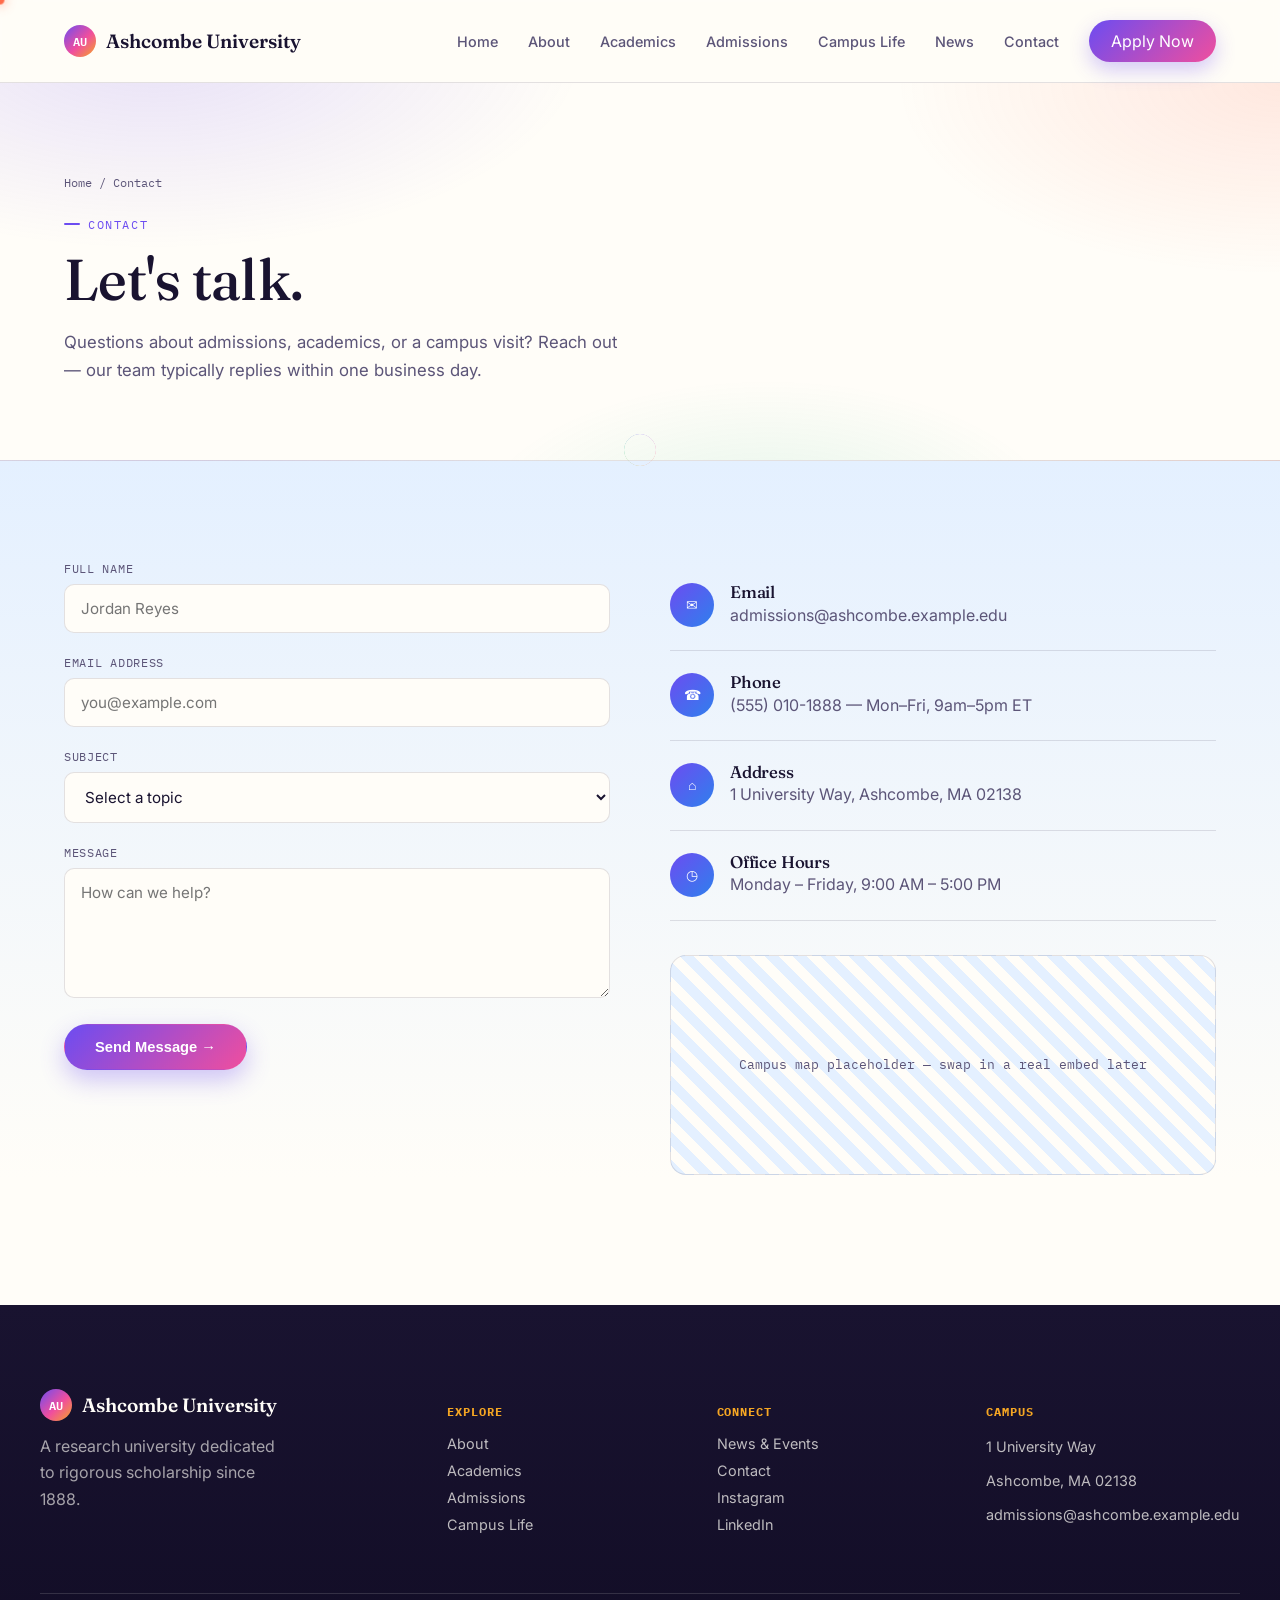
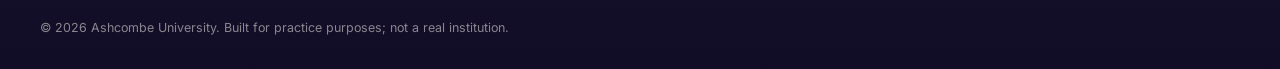
<file: Contact.html>
<!DOCTYPE html>
<html lang="en">
<head>
<meta charset="UTF-8">
<meta name="viewport" content="width=device-width, initial-scale=1.0">
<title>Contact — Ashcombe University</title>
<link rel="preconnect" href="https://fonts.googleapis.com">
<link href="https://fonts.googleapis.com/css2?family=Fraunces:ital,opsz,wght@0,9..144,300;0,9..144,500;0,9..144,600;1,9..144,500&family=Inter:wght@400;500;600;700&family=IBM+Plex+Mono:wght@400;500&display=swap" rel="stylesheet">
<link rel="stylesheet" href="css/style.css">
</head>
<body>

<header class="nav" id="nav">
  <div class="nav-inner">
    <a href="index.html" class="nav-logo"><span class="nav-crest">AU</span>Ashcombe University</a>
    <nav class="nav-links" id="navLinks">
      <a href="index.html">Home</a>
      <a href="about.html">About</a>
      <a href="academics.html">Academics</a>
      <a href="admissions.html">Admissions</a>
      <a href="campus-life.html">Campus Life</a>
      <a href="news.html">News</a>
      <a href="contact.html">Contact</a>
      <a href="admissions.html" class="nav-cta magnetic">Apply Now</a>
    </nav>
    <button class="nav-toggle" id="navToggle" aria-label="Toggle menu" aria-expanded="false"><span></span><span></span><span></span></button>
  </div>
</header>

<section class="page-hero">
  <div class="wrap">
    <p class="breadcrumb reveal"><a href="index.html">Home</a> / Contact</p>
    <p class="eyebrow reveal">Contact</p>
    <h1 class="reveal">Let's talk.</h1>
    <p class="lead reveal">Questions about admissions, academics, or a campus visit? Reach out — our team
      typically replies within one business day.</p>
  </div>
</section>

<section style="padding: 100px 24px 130px;">
  <div class="wrap contact-layout">
    <div>
      <form id="contactForm" novalidate>
        <div class="form-group">
          <label for="name">Full Name</label>
          <input type="text" id="name" name="name" required placeholder="Jordan Reyes">
          <p class="form-error">Please enter your name.</p>
        </div>
        <div class="form-group">
          <label for="email">Email Address</label>
          <input type="email" id="email" name="email" required placeholder="you@example.com">
          <p class="form-error">Please enter a valid email address.</p>
        </div>
        <div class="form-group">
          <label for="subject">Subject</label>
          <select id="subject" name="subject" required>
            <option value="">Select a topic</option>
            <option value="admissions">Admissions</option>
            <option value="academics">Academics</option>
            <option value="visit">Campus Visit</option>
            <option value="other">Other</option>
          </select>
          <p class="form-error">Please choose a subject.</p>
        </div>
        <div class="form-group">
          <label for="message">Message</label>
          <textarea id="message" name="message" required placeholder="How can we help?"></textarea>
          <p class="form-error">Please enter a message.</p>
        </div>
        <button type="submit" class="btn btn-primary magnetic">Send Message →</button>
        <div class="form-success" id="formSuccess">
          <strong>Thanks — your message has been sent.</strong>
          <p style="margin-top:6px;">Our admissions office will get back to you within one business day.</p>
        </div>
      </form>
    </div>

    <div>
      <div class="contact-info-card reveal">
        <div class="info-icon">✉</div>
        <div><h3 style="font-size:1.05rem;font-weight:500;">Email</h3><p>admissions@ashcombe.example.edu</p></div>
      </div>
      <div class="contact-info-card reveal">
        <div class="info-icon">☎</div>
        <div><h3 style="font-size:1.05rem;font-weight:500;">Phone</h3><p>(555) 010-1888 — Mon–Fri, 9am–5pm ET</p></div>
      </div>
      <div class="contact-info-card reveal">
        <div class="info-icon">⌂</div>
        <div><h3 style="font-size:1.05rem;font-weight:500;">Address</h3><p>1 University Way, Ashcombe, MA 02138</p></div>
      </div>
      <div class="contact-info-card reveal">
        <div class="info-icon">◷</div>
        <div><h3 style="font-size:1.05rem;font-weight:500;">Office Hours</h3><p>Monday – Friday, 9:00 AM – 5:00 PM</p></div>
      </div>
      <div class="map-block reveal">Campus map placeholder — swap in a real embed later</div>
    </div>
  </div>
</section>

<footer class="footer">
  <div class="footer-inner">
    <div class="footer-brand"><a href="index.html" class="nav-logo"><span class="nav-crest">AU</span>Ashcombe University</a><p>A research university dedicated to rigorous scholarship since 1888.</p></div>
    <div class="footer-col"><h4>Explore</h4><a href="about.html">About</a><a href="academics.html">Academics</a><a href="admissions.html">Admissions</a><a href="campus-life.html">Campus Life</a></div>
    <div class="footer-col"><h4>Connect</h4><a href="news.html">News &amp; Events</a><a href="contact.html">Contact</a><a href="#">Instagram</a><a href="#">LinkedIn</a></div>
    <div class="footer-col"><h4>Campus</h4><p>1 University Way</p><p>Ashcombe, MA 02138</p><p>admissions@ashcombe.example.edu</p></div>
  </div>
  <div class="footer-bottom"><p>© 2026 Ashcombe University. Built for practice purposes; not a real institution.</p></div>
</footer>

<script src="js/cursor.js"></script>
<script src="js/main.js"></script>
</body>
</html>
</file>
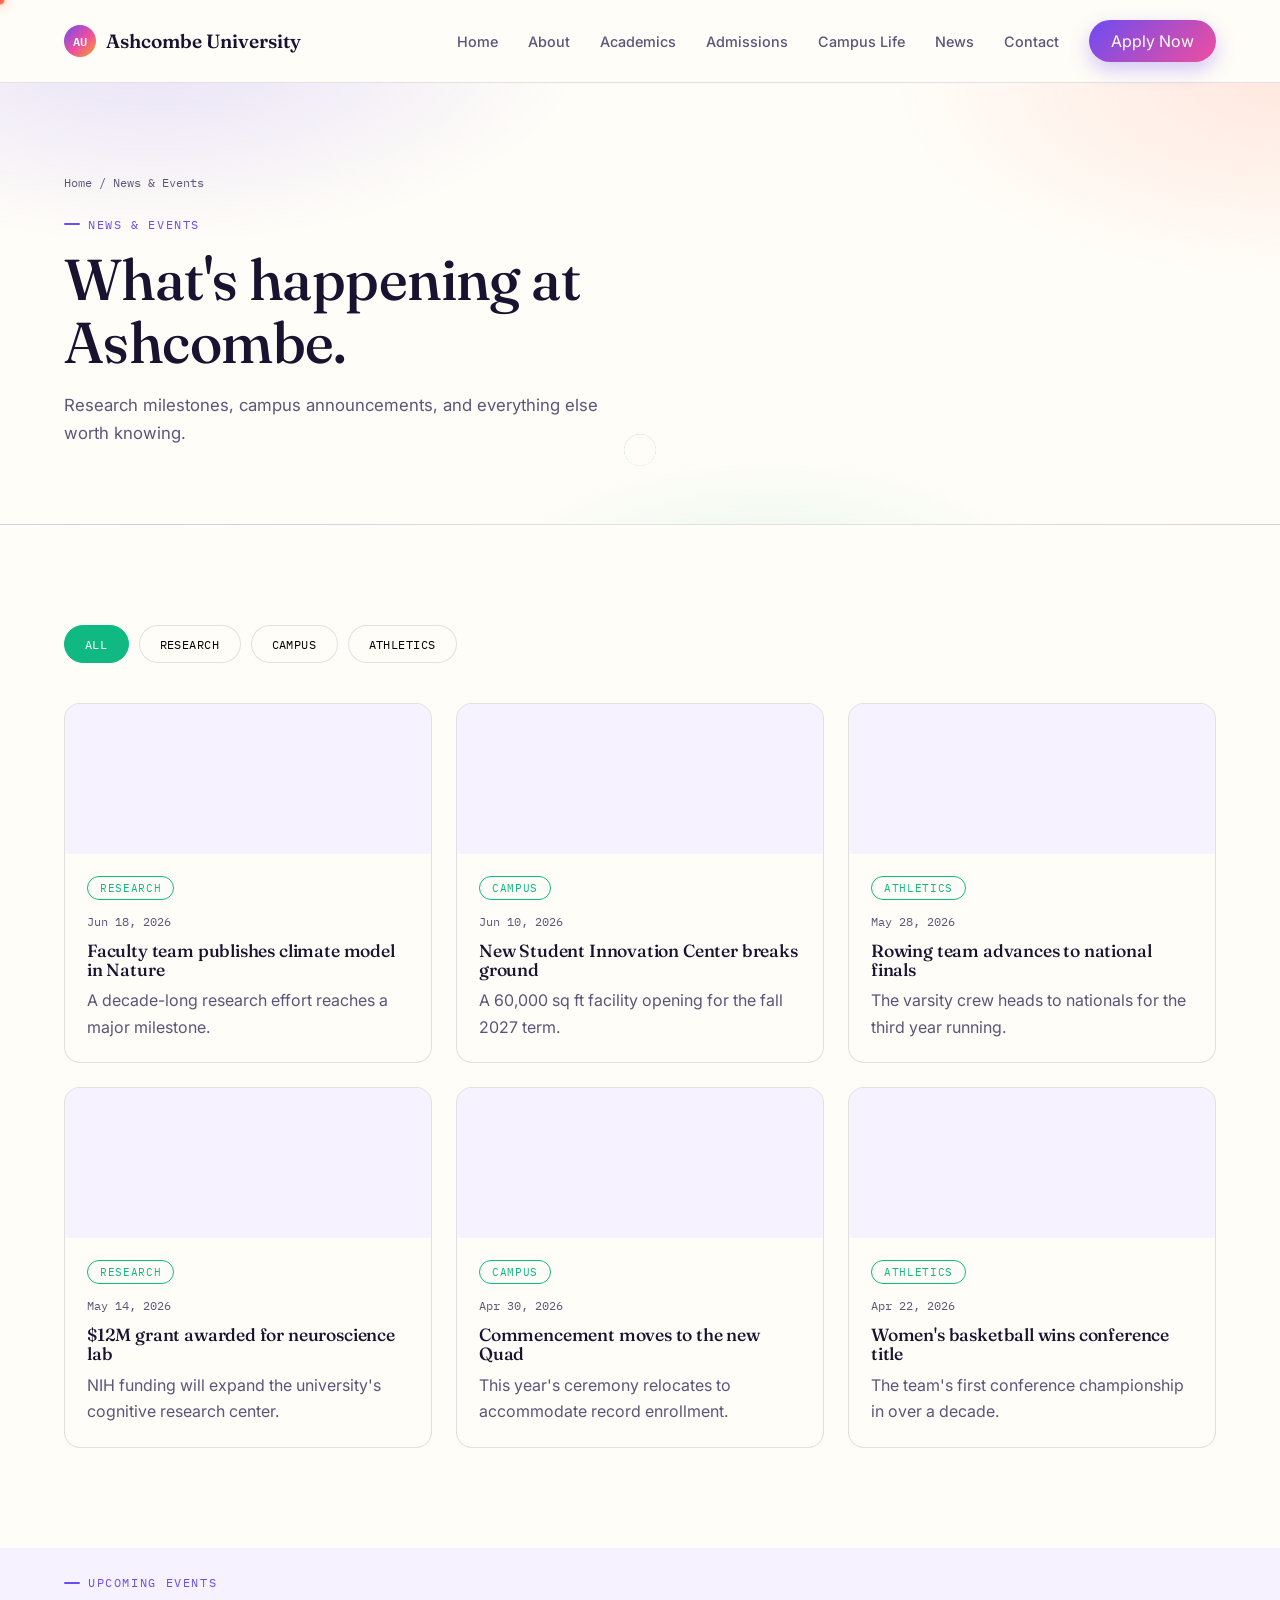
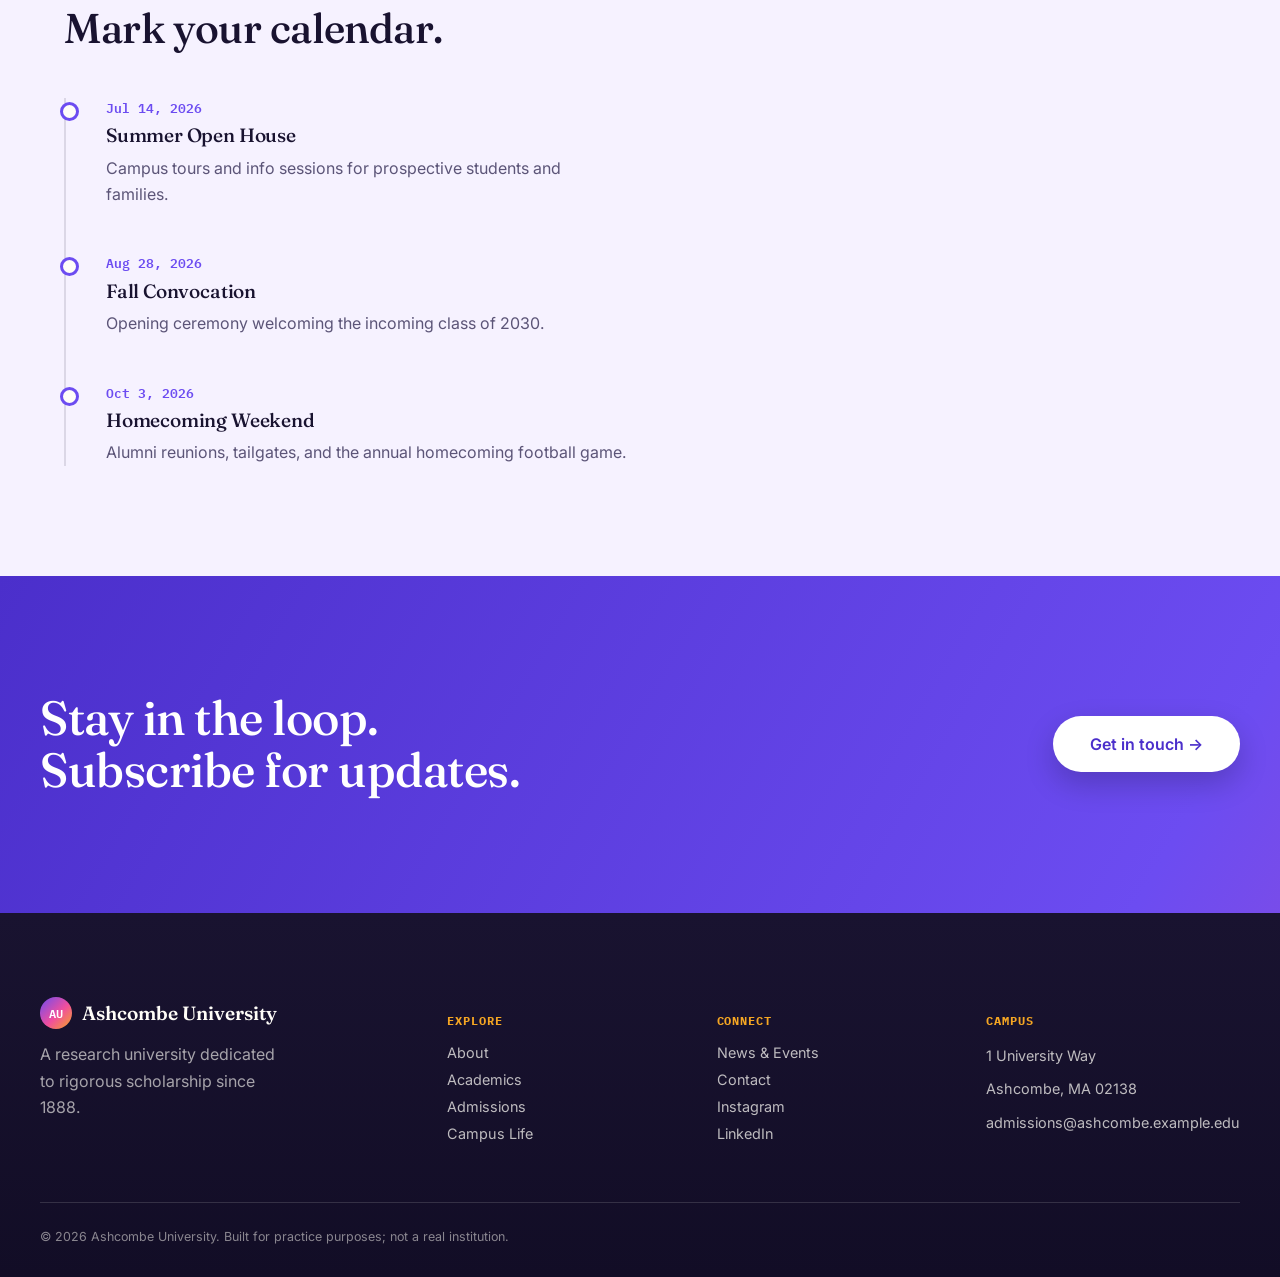
<file: News.html>
<!DOCTYPE html>
<html lang="en">
<head>
<meta charset="UTF-8">
<meta name="viewport" content="width=device-width, initial-scale=1.0">
<title>News &amp; Events — Ashcombe University</title>
<link rel="preconnect" href="https://fonts.googleapis.com">
<link href="https://fonts.googleapis.com/css2?family=Fraunces:ital,opsz,wght@0,9..144,300;0,9..144,500;0,9..144,600;1,9..144,500&family=Inter:wght@400;500;600;700&family=IBM+Plex+Mono:wght@400;500&display=swap" rel="stylesheet">
<link rel="stylesheet" href="css/style.css">
</head>
<body>

<header class="nav" id="nav">
  <div class="nav-inner">
    <a href="index.html" class="nav-logo"><span class="nav-crest">AU</span>Ashcombe University</a>
    <nav class="nav-links" id="navLinks">
      <a href="index.html">Home</a>
      <a href="about.html">About</a>
      <a href="academics.html">Academics</a>
      <a href="admissions.html">Admissions</a>
      <a href="campus-life.html">Campus Life</a>
      <a href="news.html">News</a>
      <a href="contact.html">Contact</a>
      <a href="admissions.html" class="nav-cta magnetic">Apply Now</a>
    </nav>
    <button class="nav-toggle" id="navToggle" aria-label="Toggle menu" aria-expanded="false"><span></span><span></span><span></span></button>
  </div>
</header>

<section class="page-hero">
  <div class="wrap">
    <p class="breadcrumb reveal"><a href="index.html">Home</a> / News &amp; Events</p>
    <p class="eyebrow reveal">News &amp; Events</p>
    <h1 class="reveal">What's happening at Ashcombe.</h1>
    <p class="lead reveal">Research milestones, campus announcements, and everything else worth knowing.</p>
  </div>
</section>

<section style="padding: 100px 24px;">
  <div class="wrap">
    <div class="filter-tabs reveal">
      <button class="filter-tab active" data-filter="all">All</button>
      <button class="filter-tab" data-filter="research">Research</button>
      <button class="filter-tab" data-filter="campus">Campus</button>
      <button class="filter-tab" data-filter="athletics">Athletics</button>
    </div>
    <div class="news-grid">
      <article class="news-card reveal" data-category="research">
        <div class="news-thumb" style="--n-a:#7A1F2B;--n-b:#A5424D;"></div>
        <div class="news-body"><span class="news-tag">Research</span><p class="news-date">Jun 18, 2026</p><h3>Faculty team publishes climate model in Nature</h3><p>A decade-long research effort reaches a major milestone.</p></div>
      </article>
      <article class="news-card reveal" data-category="campus">
        <div class="news-thumb" style="--n-a:#B08D57;--n-b:#D6BC85;"></div>
        <div class="news-body"><span class="news-tag">Campus</span><p class="news-date">Jun 10, 2026</p><h3>New Student Innovation Center breaks ground</h3><p>A 60,000 sq ft facility opening for the fall 2027 term.</p></div>
      </article>
      <article class="news-card reveal" data-category="athletics">
        <div class="news-thumb" style="--n-a:#241512;--n-b:#4A342E;"></div>
        <div class="news-body"><span class="news-tag">Athletics</span><p class="news-date">May 28, 2026</p><h3>Rowing team advances to national finals</h3><p>The varsity crew heads to nationals for the third year running.</p></div>
      </article>
      <article class="news-card reveal" data-category="research">
        <div class="news-thumb" style="--n-a:#5C1620;--n-b:#8A2E3A;"></div>
        <div class="news-body"><span class="news-tag">Research</span><p class="news-date">May 14, 2026</p><h3>$12M grant awarded for neuroscience lab</h3><p>NIH funding will expand the university's cognitive research center.</p></div>
      </article>
      <article class="news-card reveal" data-category="campus">
        <div class="news-thumb" style="--n-a:#8C6A3F;--n-b:#B08D57;"></div>
        <div class="news-body"><span class="news-tag">Campus</span><p class="news-date">Apr 30, 2026</p><h3>Commencement moves to the new Quad</h3><p>This year's ceremony relocates to accommodate record enrollment.</p></div>
      </article>
      <article class="news-card reveal" data-category="athletics">
        <div class="news-thumb" style="--n-a:#3A1E24;--n-b:#6B2A34;"></div>
        <div class="news-body"><span class="news-tag">Athletics</span><p class="news-date">Apr 22, 2026</p><h3>Women's basketball wins conference title</h3><p>The team's first conference championship in over a decade.</p></div>
      </article>
    </div>
  </div>
</section>

<section style="padding: 20px 24px 110px; background: var(--paper-alt);">
  <div class="wrap">
    <div class="section-head"><div><p class="eyebrow reveal">Upcoming Events</p><h2 class="reveal">Mark your calendar.</h2></div></div>
    <div class="timeline">
      <div class="timeline-item reveal"><p class="timeline-year">Jul 14, 2026</p><h3>Summer Open House</h3><p>Campus tours and info sessions for prospective students and families.</p></div>
      <div class="timeline-item reveal"><p class="timeline-year">Aug 28, 2026</p><h3>Fall Convocation</h3><p>Opening ceremony welcoming the incoming class of 2030.</p></div>
      <div class="timeline-item reveal"><p class="timeline-year">Oct 3, 2026</p><h3>Homecoming Weekend</h3><p>Alumni reunions, tailgates, and the annual homecoming football game.</p></div>
    </div>
  </div>
</section>

<section class="cta-band">
  <div class="cta-inner reveal">
    <h2>Stay in the loop.<br>Subscribe for updates.</h2>
    <a href="contact.html" class="btn btn-primary btn-lg magnetic">Get in touch →</a>
  </div>
</section>

<footer class="footer">
  <div class="footer-inner">
    <div class="footer-brand"><a href="index.html" class="nav-logo"><span class="nav-crest">AU</span>Ashcombe University</a><p>A research university dedicated to rigorous scholarship since 1888.</p></div>
    <div class="footer-col"><h4>Explore</h4><a href="about.html">About</a><a href="academics.html">Academics</a><a href="admissions.html">Admissions</a><a href="campus-life.html">Campus Life</a></div>
    <div class="footer-col"><h4>Connect</h4><a href="news.html">News &amp; Events</a><a href="contact.html">Contact</a><a href="#">Instagram</a><a href="#">LinkedIn</a></div>
    <div class="footer-col"><h4>Campus</h4><p>1 University Way</p><p>Ashcombe, MA 02138</p><p>admissions@ashcombe.example.edu</p></div>
  </div>
  <div class="footer-bottom"><p>© 2026 Ashcombe University. Built for practice purposes; not a real institution.</p></div>
</footer>

<script src="js/cursor.js"></script>
<script src="js/main.js"></script>
</body>
</html>
</file>
<file: css/style.css>
/* ============================================
   TOKENS — bright jewel palette, one hue per section
============================================ */
:root {
  --ink:        #191330;
  --ink-soft:   #5C5578;
  --paper:      #FFFDF8;
  --paper-alt:  #F6F2FF;
  --line:       rgba(25,19,48,0.12);

  /* core accents */
  --violet:      #6C4CF1;
  --violet-dark: #4B2FCB;
  --violet-soft: #ECE5FF;
  --blue:        #2F80ED;
  --blue-soft:   #E4F0FF;
  --coral:       #FF6B4A;
  --coral-soft:  #FFE7DE;
  --emerald:     #0FB981;
  --emerald-soft:#DDF7EC;
  --gold:        #F5A623;
  --gold-soft:   #FFF1D6;
  --pink:        #F04E9E;
  --pink-soft:   #FFE3F1;

  /* legacy aliases kept so inline styles (--p-a/--p-b) & older refs still work */
  --crimson: var(--violet);
  --crimson-dark: var(--violet-dark);
  --crimson-soft: var(--violet-soft);

  --font-display: "Fraunces", serif;
  --font-body: "Inter", sans-serif;
  --font-mono: "IBM Plex Mono", monospace;

  --container: 1200px;
  --radius: 16px;
  --radius-sm: 10px;
  --ease: cubic-bezier(.22,.68,0,1.01);
  --bounce: cubic-bezier(.34,1.56,.64,1);
}

* { box-sizing: border-box; }
html { scroll-behavior: smooth; }

body {
  margin: 0;
  background: var(--paper);
  color: var(--ink);
  font-family: var(--font-body);
  -webkit-font-smoothing: antialiased;
  overflow-x: hidden;
}

img, svg { display: block; max-width: 100%; }
a { color: inherit; text-decoration: none; }

h1, h2, h3 {
  font-family: var(--font-display);
  font-weight: 500;
  line-height: 1.1;
  margin: 0;
  letter-spacing: -0.01em;
}
p { margin: 0; line-height: 1.65; color: var(--ink-soft); }

.eyebrow {
  font-family: var(--font-mono);
  text-transform: uppercase;
  font-size: 0.72rem;
  letter-spacing: 0.14em;
  color: var(--violet);
  margin: 0 0 14px;
  display: inline-flex;
  align-items: center;
  gap: 8px;
}
.eyebrow::before {
  content: ""; width: 16px; height: 2px; background: currentColor; border-radius: 2px;
}

section { position: relative; }
.wrap { max-width: var(--container); margin: 0 auto; padding: 0 24px; }

/* ============================================
   CUSTOM CURSOR — gradient ring
============================================ */
.cursor-dot, .cursor-ring {
  position: fixed; top: 0; left: 0; pointer-events: none; z-index: 9999;
  border-radius: 50%; transform: translate(-50%, -50%);
  will-change: transform;
}
.cursor-dot { width: 9px; height: 9px; background: var(--coral); box-shadow: 0 0 12px rgba(255,107,74,0.7); }
.cursor-ring {
  width: 36px; height: 36px; border: 2px solid transparent;
  opacity: 0.6;
  transition: width .25s var(--bounce), height .25s var(--bounce), opacity .25s;
}
.cursor-ring::before {
  content: ""; position: absolute; inset: 0; border-radius: 50%;
  background: conic-gradient(var(--violet), var(--pink), var(--gold), var(--emerald), var(--violet)) border-box;
  -webkit-mask: linear-gradient(#000 0 0) padding-box, linear-gradient(#000 0 0);
  mask: linear-gradient(#000 0 0) padding-box, linear-gradient(#000 0 0);
  -webkit-mask-composite: xor;
  mask-composite: exclude;
  animation: ring-spin 6s linear infinite;
}
@keyframes ring-spin { to { transform: rotate(360deg); } }
.cursor-ring.hover { width: 56px; height: 56px; opacity: 1; }
.cursor-ring.click { width: 24px; height: 24px; }
body.no-cursor .cursor-dot, body.no-cursor .cursor-ring { display: none; }

@media (pointer: coarse) {
  .cursor-dot, .cursor-ring { display: none; }
}

/* ============================================
   BUTTONS — gradient fill + shine sweep + pop
============================================ */
.btn {
  display: inline-flex; align-items: center; gap: 8px;
  padding: 14px 30px; border-radius: 100px; font-weight: 600; font-size: 0.92rem;
  border: 1px solid transparent; cursor: pointer;
  transition: transform .35s var(--bounce), box-shadow .35s, background .3s, color .3s, border-color .3s;
  position: relative; overflow: hidden; isolation: isolate;
}
.btn-primary {
  background: linear-gradient(135deg, var(--violet), var(--pink));
  color: #fff;
  box-shadow: 0 10px 24px rgba(108,76,241,0.32);
}
.btn-primary::before {
  content: ""; position: absolute; inset: 0; z-index: -1;
  background: linear-gradient(120deg, transparent 30%, rgba(255,255,255,0.55) 50%, transparent 70%);
  transform: translateX(-120%);
  transition: transform .7s var(--ease);
}
.btn-primary:hover { transform: translateY(-3px) scale(1.03); box-shadow: 0 16px 34px rgba(108,76,241,0.42); }
.btn-primary:hover::before { transform: translateX(120%); }
.btn-ghost { border-color: var(--ink); color: var(--ink); background: transparent; }
.btn-ghost:hover { background: var(--ink); color: var(--paper); transform: translateY(-3px); }
.btn-lg { padding: 17px 36px; font-size: 1rem; }
.magnetic { display: inline-block; }

.text-link { font-weight: 600; position: relative; color: var(--violet); }
.text-link::after {
  content: ""; position: absolute; left: 0; bottom: -2px; width: 100%; height: 2px;
  background: linear-gradient(90deg, var(--violet), var(--pink)); transform: scaleX(0); transform-origin: right; transition: transform .4s var(--ease);
}
.text-link:hover::after { transform: scaleX(1); transform-origin: left; }

/* ============================================
   NAV — glass blur, gradient underline
============================================ */
.nav {
  position: sticky; top: 0; z-index: 1000;
  background: rgba(255,253,248,0.78); backdrop-filter: blur(14px) saturate(160%);
  border-bottom: 1px solid var(--line);
  transition: padding .3s var(--ease), box-shadow .3s, background .3s;
}
.nav.scrolled { box-shadow: 0 10px 34px rgba(25,19,48,0.1); background: rgba(255,253,248,0.94); }
.nav-inner { max-width: var(--container); margin: 0 auto; padding: 20px 24px; display: flex; align-items: center; justify-content: space-between; }
.nav.scrolled .nav-inner { padding: 12px 24px; }
.nav-logo { font-family: var(--font-display); font-size: 1.2rem; font-weight: 600; display: flex; align-items: center; gap: 10px; }
.nav-crest {
  width: 32px; height: 32px; border-radius: 50%; flex-shrink: 0;
  background: linear-gradient(135deg, var(--violet), var(--pink) 55%, var(--gold));
  color: #fff; display: flex; align-items: center; justify-content: center;
  font-size: 0.75rem; font-family: var(--font-mono);
  transition: transform .5s var(--bounce);
}
.nav-logo:hover .nav-crest { transform: rotate(20deg) scale(1.12); }
.nav-links { display: flex; align-items: center; gap: 30px; }
.nav-links a:not(.nav-cta) {
  font-size: 0.9rem; font-weight: 500; color: var(--ink-soft); transition: color .25s; position: relative; padding: 4px 0;
}
.nav-links a:not(.nav-cta)::after {
  content: ""; position: absolute; left: 0; bottom: 0; width: 100%; height: 2px;
  background: linear-gradient(90deg, var(--violet), var(--coral));
  transform: scaleX(0); transition: transform .3s var(--ease);
}
.nav-links a:not(.nav-cta):hover { color: var(--ink); }
.nav-links a:not(.nav-cta):hover::after,
.nav-links a.active::after { transform: scaleX(1); }
.nav-links a.active { color: var(--violet); }
.nav-cta {
  background: linear-gradient(135deg, var(--violet), var(--pink)); color: #fff !important;
  padding: 11px 22px; border-radius: 100px; transition: transform .3s var(--bounce), box-shadow .3s;
  box-shadow: 0 8px 20px rgba(108,76,241,0.3);
}
.nav-cta:hover { transform: translateY(-2px) scale(1.04); box-shadow: 0 12px 26px rgba(108,76,241,0.42); }
.nav-toggle { display: none; flex-direction: column; gap: 5px; background: none; border: none; cursor: pointer; padding: 6px; }
.nav-toggle span { width: 22px; height: 2px; background: var(--ink); transition: transform .3s, opacity .3s; border-radius: 2px; }
.nav-toggle.active span:nth-child(1) { transform: translateY(7px) rotate(45deg); }
.nav-toggle.active span:nth-child(2) { opacity: 0; }
.nav-toggle.active span:nth-child(3) { transform: translateY(-7px) rotate(-45deg); }

/* ============================================
   PAGE HERO (subpages) — animated gradient wash
============================================ */
.page-hero {
  padding: 90px 24px 76px; text-align: left; overflow: hidden; position: relative;
  background:
    radial-gradient(720px 340px at 12% -10%, rgba(108,76,241,0.16), transparent 60%),
    radial-gradient(640px 320px at 100% 0%, rgba(255,107,74,0.14), transparent 60%),
    radial-gradient(500px 260px at 60% 120%, rgba(15,185,129,0.12), transparent 60%),
    var(--paper);
  border-bottom: 1px solid var(--line);
}
.page-hero h1 { font-size: clamp(2.2rem, 4.6vw, 3.6rem); max-width: 780px; }
.page-hero p.lead { margin-top: 18px; max-width: 560px; font-size: 1.05rem; }
.breadcrumb { font-family: var(--font-mono); font-size: 0.76rem; color: var(--ink-soft); margin-bottom: 16px; }
.breadcrumb a:hover { color: var(--violet); }

/* ============================================
   HERO BANNER — full-bleed university photo, animated
============================================ */
.hero-banner {
  position: relative; height: 92vh; min-height: 560px; max-height: 900px;
  overflow: hidden; display: flex; align-items: flex-end; justify-content: center;
}
.hero-banner-media { position: absolute; inset: 0; }
.hero-banner-img {
  width: 100%; height: 100%; object-fit: cover;
  animation: banner-kenburns 16s ease-in-out infinite alternate;
  transform-origin: 50% 35%;
}
@keyframes banner-kenburns {
  from { transform: scale(1) translate(0,0); }
  to   { transform: scale(1.15) translate(-1.5%, -1%); }
}
.hero-banner-overlay {
  position: absolute; inset: 0;
  background:
    linear-gradient(0deg, var(--paper) 0%, rgba(25,19,48,0.05) 16%, rgba(25,19,48,0.28) 55%, rgba(25,19,48,0.62) 100%),
    linear-gradient(100deg, rgba(76,49,203,0.35), transparent 55%);
}
.hero-banner-particles { position: absolute; inset: 0; overflow: hidden; pointer-events: none; }
.hero-banner-particles span {
  position: absolute; bottom: -20px; width: 6px; height: 6px; border-radius: 50%;
  background: rgba(255,255,255,0.75); box-shadow: 0 0 10px 2px rgba(255,255,255,0.5);
  animation: particle-rise linear infinite;
}
.hero-banner-particles span:nth-child(1) { left: 8%;  animation-duration: 9s;  animation-delay: 0s;  }
.hero-banner-particles span:nth-child(2) { left: 22%; animation-duration: 12s; animation-delay: -2s; background: var(--gold); }
.hero-banner-particles span:nth-child(3) { left: 41%; animation-duration: 8s;  animation-delay: -5s; }
.hero-banner-particles span:nth-child(4) { left: 63%; animation-duration: 13s; animation-delay: -1s; background: var(--coral); }
.hero-banner-particles span:nth-child(5) { left: 80%; animation-duration: 10s; animation-delay: -7s; }
.hero-banner-particles span:nth-child(6) { left: 92%; animation-duration: 11s; animation-delay: -3s; background: var(--emerald); }
@keyframes particle-rise {
  0%   { transform: translateY(0) scale(0.6);   opacity: 0; }
  10%  { opacity: 0.9; }
  90%  { opacity: 0.5; }
  100% { transform: translateY(-100vh) scale(1.1); opacity: 0; }
}

.hero-banner-tag {
  position: absolute; top: 32px; left: 32px; z-index: 3;
  background: rgba(255,253,248,0.16); backdrop-filter: blur(10px);
  border: 1px solid rgba(255,253,248,0.35); color: #fff;
  padding: 9px 18px; border-radius: 100px; font-family: var(--font-mono); font-size: 0.72rem; letter-spacing: 0.05em;
  display: flex; align-items: center; gap: 8px;
}
.hero-banner-tag .dot { width: 7px; height: 7px; border-radius: 50%; background: var(--gold); animation: dot-blink 2s ease-in-out infinite; }
@keyframes dot-blink { 0%,100% { opacity: 1; } 50% { opacity: 0.35; } }

.hero-banner-content {
  position: relative; z-index: 2; text-align: center; color: #fff; padding: 0 24px 70px;
}
.hero-banner-kicker {
  font-family: var(--font-mono); text-transform: uppercase; letter-spacing: 0.24em; font-size: 0.78rem;
  color: var(--gold); margin: 0 0 14px; opacity: 0; animation: banner-fade-up .9s var(--ease) .2s forwards;
}
.hero-banner-title {
  font-family: var(--font-display); font-weight: 500; color: #fff; margin: 0;
  font-size: clamp(2.8rem, 7vw, 6rem); letter-spacing: -0.01em;
  opacity: 0; animation: banner-fade-up 1s var(--ease) .45s forwards;
  text-shadow: 0 6px 40px rgba(0,0,0,0.35);
}
@keyframes banner-fade-up { from { opacity: 0; transform: translateY(28px); } to { opacity: 1; transform: translateY(0); } }
.hero-scroll-cue {
  margin-top: 34px; display: flex; flex-direction: column; align-items: center; gap: 8px;
  font-family: var(--font-mono); font-size: 0.72rem; letter-spacing: 0.08em; color: rgba(255,255,255,0.8);
  opacity: 0; animation: banner-fade-up .9s var(--ease) .9s forwards;
}
.scroll-arrow { font-size: 1rem; animation: scroll-bounce 1.8s ease-in-out infinite; }
@keyframes scroll-bounce { 0%,100% { transform: translateY(0); opacity: 0.6; } 50% { transform: translateY(8px); opacity: 1; } }

/* ============================================
   HERO TEXT — content revealed after the photo
============================================ */
.aurora { position: fixed; inset: 0; z-index: -1; overflow: hidden; pointer-events: none; }
.aurora-blob {
  position: absolute; border-radius: 50%; filter: blur(85px); opacity: 0.55;
  animation: drift 22s ease-in-out infinite alternate;
}
.aurora-blob.b1 { width: 560px; height: 560px; background: radial-gradient(circle, var(--violet), transparent 70%); top: -200px; left: -140px; animation-duration: 26s; }
.aurora-blob.b2 { width: 480px; height: 480px; background: radial-gradient(circle, var(--gold), transparent 70%); top: 40px; right: -180px; animation-duration: 32s; animation-delay: -6s; }
.aurora-blob.b3 { width: 420px; height: 420px; background: radial-gradient(circle, var(--emerald), transparent 70%); bottom: -180px; left: 32%; animation-duration: 28s; animation-delay: -12s; }
@keyframes drift {
  0% { transform: translate(0,0) scale(1); }
  50% { transform: translate(50px,-35px) scale(1.1); }
  100% { transform: translate(-35px,30px) scale(0.94); }
}

.hero-text {
  position: relative; max-width: 760px; margin: 0 auto; padding: 90px 24px 70px; text-align: center;
}
.hero-title { font-size: clamp(2.2rem, 4.6vw, 3.4rem); }
.hero-title .accent-word {
  font-style: italic; position: relative;
  background: linear-gradient(90deg, var(--violet), var(--pink) 60%, var(--coral));
  -webkit-background-clip: text; background-clip: text; color: transparent;
}
.hero-title .accent-word::after {
  content: ""; position: absolute; left: 0; bottom: 4px; width: 100%; height: 10px; background: var(--gold-soft); z-index: -1;
  transform: scaleX(0); transform-origin: left; animation: underline-grow 1s var(--ease) 1.1s forwards;
}
@keyframes underline-grow { to { transform: scaleX(1); } }
.hero-sub { max-width: 520px; margin: 22px auto 32px; font-size: 1.05rem; }
.hero-actions { display: flex; gap: 14px; flex-wrap: wrap; justify-content: center; }
.hero-badges { display: flex; gap: 12px; flex-wrap: wrap; justify-content: center; margin-top: 40px; }
.hero-badge {
  font-family: var(--font-mono); font-size: 0.72rem; letter-spacing: 0.03em; color: var(--ink-soft);
  border: 1px solid var(--line); padding: 8px 16px; border-radius: 100px; background: var(--paper);
  transition: transform .3s var(--bounce), border-color .3s, color .3s;
}
.hero-badge:nth-child(1):hover { border-color: var(--violet); color: var(--violet); }
.hero-badge:nth-child(2):hover { border-color: var(--emerald); color: var(--emerald); }
.hero-badge:nth-child(3):hover { border-color: var(--coral); color: var(--coral); }
.hero-badge:hover { transform: translateY(-3px); }

/* MARQUEE — colorful cycling text */
.marquee { border-top: 1px solid var(--line); border-bottom: 1px solid var(--line); overflow: hidden; background: var(--ink); padding: 16px 0; }
.marquee-track {
  display: flex; gap: 22px; white-space: nowrap; width: max-content; animation: scroll-left 26s linear infinite;
  font-family: var(--font-mono); font-size: 0.84rem; color: var(--paper);
}
.marquee-track span:not(.dot-sep) { transition: color .2s; }
.marquee-track span:nth-child(8n+1) { color: #C9BBFF; }
.marquee-track span:nth-child(8n+3) { color: #FFC9B8; }
.marquee-track span:nth-child(8n+5) { color: #9FF0D2; }
.marquee-track span:nth-child(8n+7) { color: #FFD98F; }
.marquee-track span.dot-sep { color: var(--pink); }
@keyframes scroll-left { from { transform: translateX(0); } to { transform: translateX(-50%); } }

/* ============================================
   STATS — bright gradient band
============================================ */
.stats {
  padding: 84px 24px;
  background: linear-gradient(120deg, var(--gold-soft) 0%, var(--coral-soft) 50%, var(--pink-soft) 100%);
}
.stats-inner { max-width: var(--container); margin: 0 auto; display: grid; grid-template-columns: repeat(4,1fr); gap: 26px; text-align: center; }
.stat { padding: 18px 10px; border-radius: var(--radius); transition: transform .4s var(--bounce); }
.stat:hover { transform: translateY(-8px) scale(1.04); }
.stat-num { font-family: var(--font-display); font-size: clamp(2.2rem,4.6vw,3rem); font-weight: 600; color: var(--ink); }
.stat-suffix { font-family: var(--font-display); font-size: clamp(2.2rem,4.6vw,3rem); color: var(--coral); }
.stat p { margin-top: 8px; font-family: var(--font-mono); font-size: 0.76rem; letter-spacing: 0.05em; text-transform: uppercase; color: var(--ink-soft); }

/* ============================================
   SECTION HEADERS
============================================ */
.section-head { display: flex; justify-content: space-between; align-items: flex-end; gap: 30px; margin-bottom: 46px; flex-wrap: wrap; }
.section-head h2 { font-size: clamp(1.9rem, 3.4vw, 2.6rem); max-width: 600px; }

/* ============================================
   IMAGE UTILITIES
============================================ */
.img-cover { width: 100%; height: 100%; object-fit: cover; display: block; }
.photo-frame { border-radius: var(--radius); overflow: hidden; position: relative; }
.photo-frame img { transition: transform .7s var(--ease); }
.photo-frame:hover img { transform: scale(1.08); }
.photo-frame::after {
  content: ""; position: absolute; inset: 0; background: linear-gradient(180deg, rgba(25,19,48,0) 40%, rgba(25,19,48,0.55) 100%);
  opacity: 0; transition: opacity .35s;
}
.photo-frame:hover::after { opacity: 1; }

/* ============================================
   FEATURE GRID — "Why Ashcombe" (dark jewel band)
============================================ */
.feature-band { padding: 104px 24px; background: linear-gradient(155deg, #1C1440, #191330 55%, #2A1650); color: var(--paper); position: relative; overflow: hidden; }
.feature-band::before {
  content: ""; position: absolute; inset: 0; opacity: 0.65;
  background: radial-gradient(600px 300px at 12% 15%, rgba(245,166,35,0.22), transparent),
              radial-gradient(560px 280px at 88% 85%, rgba(15,185,129,0.24), transparent),
              radial-gradient(420px 260px at 60% 0%, rgba(240,78,158,0.18), transparent);
}
.feature-band .section-head h2, .feature-band .eyebrow { color: var(--paper); }
.feature-band .eyebrow { color: var(--gold); }
.feature-grid { position: relative; display: grid; grid-template-columns: repeat(4, 1fr); gap: 22px; }
.feature-card {
  padding: 32px 26px; border-radius: var(--radius); background: rgba(255,253,248,0.06);
  border: 1px solid rgba(255,253,248,0.14); transition: transform .4s var(--bounce), background .3s, border-color .3s, box-shadow .4s;
}
.feature-card:hover {
  transform: translateY(-8px) rotate(-1deg); background: rgba(255,253,248,0.1); border-color: rgba(245,166,35,0.55);
  box-shadow: 0 22px 46px rgba(0,0,0,0.35);
}
.feature-icon {
  width: 48px; height: 48px; border-radius: 14px; display: flex; align-items: center; justify-content: center;
  background: linear-gradient(135deg, var(--gold), var(--coral)); margin-bottom: 18px; font-size: 1.3rem;
  transition: transform .4s var(--bounce);
}
.feature-card:hover .feature-icon { transform: rotate(-8deg) scale(1.12); }
.feature-card h3 { color: var(--paper); font-size: 1.1rem; font-weight: 500; margin-bottom: 8px; }
.feature-card p { color: rgba(255,253,248,0.7); font-size: 0.92rem; }

/* ============================================
   ACADEMICS PREVIEW — soft blue section
============================================ */
.academics-preview { padding: 104px 24px; background: linear-gradient(180deg, var(--blue-soft), var(--paper) 80%); }

/* ============================================
   CARD GRID (academics/schools)
============================================ */
.card-grid { display: grid; grid-template-columns: repeat(2, 1fr); gap: 24px; }
.info-card {
  border: 1px solid var(--line); border-radius: var(--radius); padding: 32px; background: var(--paper);
  transition: transform .4s var(--bounce), border-color .3s, background .3s, box-shadow .4s;
  cursor: pointer; position: relative; overflow: hidden;
}
.info-card::before {
  content: ""; position: absolute; top: 0; left: 0; width: 5px; height: 100%;
  background: linear-gradient(180deg, var(--violet), var(--blue)); transform: scaleY(0); transform-origin: bottom; transition: transform .4s var(--ease);
}
.info-card:hover { transform: translateY(-8px) scale(1.015); border-color: transparent; box-shadow: 0 22px 46px rgba(47,128,237,0.18); }
.info-card:hover::before { transform: scaleY(1); }
.info-card .card-num { font-family: var(--font-mono); font-size: 0.75rem; color: var(--blue); }
.info-card h3 { font-size: 1.35rem; margin: 14px 0 10px; font-weight: 500; }

/* ============================================
   CAMPUS PREVIEW / GALLERY — warm coral section
============================================ */
.campus-preview { background: linear-gradient(180deg, var(--coral-soft), var(--paper) 82%); }

.gallery-grid { display: grid; grid-template-columns: repeat(4, 1fr); grid-auto-rows: 160px; gap: 14px; }
.gallery-item {
  border-radius: var(--radius); overflow: hidden; position: relative; cursor: pointer; background: var(--paper-alt);
  transition: transform .4s var(--bounce), box-shadow .4s;
}
.gallery-item:hover { transform: scale(1.02); box-shadow: 0 20px 44px rgba(255,107,74,0.28); z-index: 2; }
.gallery-item.tall { grid-row: span 2; }
.gallery-item.wide { grid-column: span 2; }
.gallery-item span {
  position: absolute; bottom: 16px; left: 18px; color: #fff; font-family: var(--font-display); font-size: 1.1rem;
  opacity: 0; transform: translateY(10px); transition: opacity .35s, transform .35s;
}
.gallery-item::before {
  content: ""; position: absolute; inset: 0; opacity: 0; transition: opacity .35s;
  background: linear-gradient(0deg, rgba(255,107,74,0.75), rgba(25,19,48,0.1) 60%, transparent);
}
.gallery-item:hover::before { opacity: 1; }
.gallery-item:hover span { opacity: 1; transform: translateY(0); }
.gallery-item img { width: 100%; height: 100%; object-fit: cover; transition: transform .6s var(--ease); }
.gallery-item:hover img { transform: scale(1.1); }

/* ============================================
   VIRTUAL TOUR BAND
============================================ */
.tour-band { padding: 104px 24px; }
.tour-card {
  position: relative; border-radius: 26px; overflow: hidden; min-height: 420px; display: flex; align-items: flex-end;
  box-shadow: 0 34px 80px rgba(25,19,48,0.28);
}
.tour-card img { position: absolute; inset: 0; width: 100%; height: 100%; object-fit: cover; animation: kenburns 18s ease-in-out infinite alternate; }
@keyframes kenburns { from { transform: scale(1) translate(0,0); } to { transform: scale(1.14) translate(-1.5%,-1.5%); } }
.tour-card::before {
  content: ""; position: absolute; inset: 0;
  background: linear-gradient(0deg, rgba(25,19,48,0.9) 0%, rgba(76,49,203,0.28) 55%, rgba(240,78,158,0.14) 100%);
}
.tour-content { position: relative; padding: 48px; color: #fff; display: flex; align-items: flex-end; justify-content: space-between; width: 100%; gap: 30px; flex-wrap: wrap; }
.tour-content h2 { color: #fff; font-size: clamp(1.7rem, 3.2vw, 2.4rem); max-width: 480px; }
.tour-content .eyebrow { color: var(--gold); }
.play-btn {
  display: inline-flex; align-items: center; gap: 10px; background: #fff; color: var(--ink);
  padding: 15px 28px; border-radius: 100px; font-weight: 600; font-size: 0.92rem; border: none; cursor: pointer;
  transition: transform .35s var(--bounce), box-shadow .35s;
  box-shadow: 0 0 0 0 rgba(255,255,255,0.5);
  animation: play-pulse 2.6s ease-in-out infinite;
}
.play-btn:hover { transform: translateY(-3px) scale(1.05); }
@keyframes play-pulse { 0%,100% { box-shadow: 0 0 0 0 rgba(255,255,255,0.35); } 50% { box-shadow: 0 0 0 14px rgba(255,255,255,0); } }
.play-btn .play-circle {
  width: 24px; height: 24px; border-radius: 50%; background: linear-gradient(135deg, var(--violet), var(--pink));
  display: flex; align-items: center; justify-content: center; color: #fff; font-size: 0.62rem;
}

/* ============================================
   NEWS / EVENTS — mint section
============================================ */
.news { background: linear-gradient(180deg, var(--emerald-soft), var(--paper) 82%); }

.news-grid { display: grid; grid-template-columns: repeat(3, 1fr); gap: 24px; }
.news-card {
  border: 1px solid var(--line); border-radius: var(--radius); overflow: hidden; background: var(--paper);
  transition: transform .4s var(--bounce), box-shadow .4s;
}
.news-card:hover { transform: translateY(-8px); box-shadow: 0 22px 46px rgba(15,185,129,0.22); }
.news-thumb { height: 150px; background: var(--paper-alt); position: relative; overflow: hidden; }
.news-thumb img { transition: transform .6s var(--ease); }
.news-card:hover .news-thumb img { transform: scale(1.1); }
.news-body { padding: 22px; }
.news-tag {
  display: inline-block; font-family: var(--font-mono); font-size: 0.68rem; text-transform: uppercase;
  letter-spacing: 0.06em; color: var(--emerald); border: 1px solid var(--emerald); border-radius: 100px; padding: 4px 12px; margin-bottom: 12px;
  transition: background .3s, color .3s;
}
.news-card:hover .news-tag { background: var(--emerald); color: #fff; }
.news-date { font-family: var(--font-mono); font-size: 0.72rem; color: var(--ink-soft); margin-bottom: 10px; }
.news-card h3 { font-size: 1.1rem; font-weight: 500; margin-bottom: 8px; }
.filter-tabs { display: flex; gap: 10px; flex-wrap: wrap; margin-bottom: 40px; }
.filter-tab {
  font-family: var(--font-mono); font-size: 0.78rem; text-transform: uppercase; letter-spacing: 0.04em;
  padding: 10px 20px; border-radius: 100px; border: 1px solid var(--line); background: var(--paper); cursor: pointer; transition: all .25s;
}
.filter-tab:hover { border-color: var(--emerald); color: var(--emerald); }
.filter-tab.active { background: var(--emerald); color: #fff; border-color: var(--emerald); }

/* ============================================
   TESTIMONIAL — lavender-rose section
============================================ */
.testimonial { padding: 70px 24px 120px; background: linear-gradient(180deg, var(--paper), var(--pink-soft) 45%, var(--paper)); }
.testimonial-inner { max-width: 780px; margin: 0 auto; text-align: center; position: relative; min-height: 200px; }
.testimonial-slide {
  position: absolute; inset: 0; opacity: 0; transform: translateY(16px) scale(.98); transition: opacity .5s var(--ease), transform .5s var(--ease); pointer-events: none;
}
.testimonial-slide.active { opacity: 1; transform: translateY(0) scale(1); pointer-events: auto; position: relative; }
.testimonial-quote { font-family: var(--font-display); font-style: italic; font-weight: 500; font-size: clamp(1.3rem, 2.8vw, 1.8rem); line-height: 1.4; margin-bottom: 28px; }
.testimonial-person { display: flex; align-items: center; justify-content: center; gap: 12px; }
.testimonial-avatar {
  width: 46px; height: 46px; border-radius: 50%; background: linear-gradient(135deg, var(--pink), var(--violet));
  color: #fff; display: flex; align-items: center; justify-content: center; font-family: var(--font-mono); font-size: 0.78rem;
  box-shadow: 0 0 0 4px var(--pink-soft);
}
.testimonial-name { font-weight: 600; font-size: 0.9rem; }
.testimonial-role { font-size: 0.84rem; }
.testimonial-dots { display: flex; justify-content: center; gap: 8px; margin-top: 30px; }
.t-dot { width: 9px; height: 9px; border-radius: 50%; background: var(--line); border: none; cursor: pointer; transition: background .3s, transform .3s; }
.t-dot:hover { transform: scale(1.3); }
.t-dot.active { background: linear-gradient(135deg, var(--pink), var(--violet)); transform: scale(1.2); }

/* ============================================
   TIMELINE (about / admissions) — violet tint
============================================ */
section:has(.timeline) { background: linear-gradient(180deg, var(--violet-soft), var(--paper) 85%); }
.timeline { border-left: 2px solid var(--line); padding-left: 40px; display: flex; flex-direction: column; gap: 46px; }
.timeline-item { position: relative; transition: transform .3s var(--ease); }
.timeline-item:hover { transform: translateX(6px); }
.timeline-item::before {
  content: ""; position: absolute; left: -46px; top: 4px; width: 13px; height: 13px; border-radius: 50%;
  background: var(--paper); border: 3px solid var(--violet); transition: box-shadow .3s;
}
.timeline-item:hover::before { box-shadow: 0 0 0 6px var(--violet-soft); }
.timeline-year { font-family: var(--font-mono); color: var(--violet); font-size: 0.82rem; margin-bottom: 6px; font-weight: 600; }
.timeline-item h3 { font-size: 1.2rem; font-weight: 500; margin-bottom: 8px; }
.timeline-item p { max-width: 520px; }

/* Steps (admissions process) — gold tint */
section:has(.steps) { background: linear-gradient(180deg, var(--gold-soft), var(--paper) 85%); }
.steps { display: grid; grid-template-columns: repeat(4, 1fr); gap: 24px; }
.step { border-top: 4px solid var(--gold); padding-top: 20px; transition: transform .35s var(--bounce); }
.step:hover { transform: translateY(-6px); }
.step h3 { font-size: 1.1rem; margin: 10px 0 8px; font-weight: 500; }
.step-num { font-family: var(--font-display); font-size: 2rem; color: var(--gold); }

/* ============================================
   VALUES / FEATURE GRID (about) — blue tint
============================================ */
section:has(.values-grid) { background: linear-gradient(180deg, var(--blue-soft), var(--paper) 85%); }
.values-grid { display: grid; grid-template-columns: repeat(3, 1fr); gap: 24px; }
.value-card {
  padding: 30px; border-radius: var(--radius); background: var(--paper); border: 1px solid var(--line);
  transition: transform .4s var(--bounce), box-shadow .4s, border-color .3s;
}
.value-card:hover { transform: translateY(-8px) rotate(-1deg); box-shadow: 0 22px 46px rgba(47,128,237,0.2); border-color: var(--blue); }
.value-card h3 { font-size: 1.15rem; font-weight: 500; margin: 12px 0 8px; }

/* Leadership grid — coral tint */
section:has(.people-grid) { background: linear-gradient(180deg, var(--coral-soft), var(--paper) 85%); }
.people-grid { display: grid; grid-template-columns: repeat(4, 1fr); gap: 24px; }
.person-card { text-align: center; }
.person-avatar {
  width: 100%; aspect-ratio: 1; border-radius: 50%; background: linear-gradient(135deg, var(--p-a, var(--violet)), var(--p-b, var(--pink)));
  display: flex; align-items: center; justify-content: center; color: rgba(255,255,255,0.95); font-family: var(--font-display); font-size: 1.4rem;
  margin-bottom: 16px; transition: transform .4s var(--bounce), box-shadow .4s;
}
.person-card:hover .person-avatar { transform: scale(1.08) rotate(-4deg); box-shadow: 0 16px 34px rgba(255,107,74,0.35); }
.person-card h3 { font-size: 1.05rem; font-weight: 500; }
.person-role, .testimonial-role { font-size: 0.85rem; }

/* ============================================
   TABS (academics degree levels) — gold tint
============================================ */
section:has(.tab-bar) { background: linear-gradient(180deg, var(--gold-soft), var(--paper) 85%); }
.tab-bar { display: flex; gap: 10px; border-bottom: 1px solid var(--line); margin-bottom: 40px; }
.tab-btn {
  font-family: var(--font-mono); font-size: 0.82rem; text-transform: uppercase; letter-spacing: 0.04em;
  padding: 14px 4px; margin-right: 26px; background: none; border: none; border-bottom: 3px solid transparent;
  cursor: pointer; color: var(--ink-soft); transition: color .25s, border-color .25s;
}
.tab-btn:hover { color: var(--ink); }
.tab-btn.active { color: var(--ink); border-color: var(--gold); }
.tab-panel { display: none; }
.tab-panel.active { display: block; animation: fadeIn .45s var(--ease); }
@keyframes fadeIn { from { opacity: 0; transform: translateY(10px); } to { opacity: 1; transform: translateY(0); } }

/* ============================================
   TABLE (admissions deadlines) — mint tint
============================================ */
section:has(.deadline-table) { background: linear-gradient(180deg, var(--emerald-soft), var(--paper) 85%); }
.deadline-table { width: 100%; border-collapse: collapse; }
.deadline-table th { text-align: left; font-family: var(--font-mono); font-size: 0.72rem; text-transform: uppercase; letter-spacing: 0.06em; color: var(--emerald); padding: 14px 10px; border-bottom: 2px solid var(--line); }
.deadline-table td { padding: 16px 10px; border-bottom: 1px solid var(--line); font-size: 0.94rem; transition: background .25s; }
.deadline-table tr:hover td { background: var(--emerald-soft); }

/* Checklist — violet tint */
section:has(.checklist) { background: linear-gradient(180deg, var(--violet-soft), var(--paper) 85%); }
.checklist { list-style: none; padding: 0; margin: 0; display: flex; flex-direction: column; gap: 16px; }
.checklist li { display: flex; gap: 14px; align-items: flex-start; transition: transform .25s; }
.checklist li:hover { transform: translateX(6px); }
.check-mark {
  width: 24px; height: 24px; border-radius: 50%; border: none; flex-shrink: 0; margin-top: 2px;
  background: linear-gradient(135deg, var(--violet), var(--pink));
  display: flex; align-items: center; justify-content: center; font-size: 0.7rem; color: #fff;
}

/* ============================================
   CONTACT FORM — blue tint
============================================ */
section:has(.contact-layout) { background: linear-gradient(180deg, var(--blue-soft), var(--paper) 85%); }
.contact-layout { display: grid; grid-template-columns: 1fr 1fr; gap: 60px; }
.form-group { margin-bottom: 22px; }
.form-group label { display: block; font-family: var(--font-mono); font-size: 0.72rem; text-transform: uppercase; letter-spacing: 0.06em; margin-bottom: 8px; color: var(--ink-soft); }
.form-group input, .form-group textarea, .form-group select {
  width: 100%; padding: 14px 16px; border-radius: var(--radius-sm); border: 1.5px solid var(--line); background: var(--paper);
  font-family: var(--font-body); font-size: 0.95rem; color: var(--ink); transition: border-color .25s, box-shadow .25s;
}
.form-group input:focus, .form-group textarea:focus, .form-group select:focus {
  outline: none; border-color: var(--violet); box-shadow: 0 0 0 4px var(--violet-soft);
}
.form-group textarea { resize: vertical; min-height: 130px; }
.form-error { color: var(--coral); font-size: 0.78rem; margin-top: 6px; display: none; }
.form-group.error input, .form-group.error textarea { border-color: var(--coral); }
.form-group.error .form-error { display: block; }
.form-success { background: var(--emerald-soft); border: 1.5px solid var(--emerald); border-radius: var(--radius); padding: 22px; margin-top: 20px; display: none; animation: fadeIn .4s var(--ease); }
.form-success.show { display: block; }

.contact-info-card { display: flex; gap: 16px; padding: 22px 0; border-bottom: 1px solid var(--line); transition: transform .3s; }
.contact-info-card:hover { transform: translateX(6px); }
.contact-info-card:last-child { border-bottom: none; }
.info-icon {
  width: 44px; height: 44px; border-radius: 50%; background: linear-gradient(135deg, var(--violet), var(--blue)); color: #fff;
  display: flex; align-items: center; justify-content: center; flex-shrink: 0; font-family: var(--font-mono); font-size: 0.85rem;
}
.map-block {
  margin-top: 34px; height: 220px; border-radius: var(--radius); background:
    repeating-linear-gradient(45deg, var(--blue-soft), var(--blue-soft) 10px, var(--paper) 10px, var(--paper) 20px);
  border: 1px solid var(--line); display: flex; align-items: center; justify-content: center;
  font-family: var(--font-mono); font-size: 0.8rem; color: var(--ink-soft);
}

/* ============================================
   CTA BAND — animated vivid gradient
============================================ */
.cta-band {
  background: linear-gradient(120deg, var(--violet-dark), var(--violet) 45%, var(--pink) 100%);
  background-size: 200% 200%; animation: gradient-shift 10s ease infinite;
  color: #fff; padding: 116px 24px; position: relative; overflow: hidden;
}
@keyframes gradient-shift { 0%,100% { background-position: 0% 50%; } 50% { background-position: 100% 50%; } }
.cta-inner { max-width: var(--container); margin: 0 auto; display: flex; align-items: center; justify-content: space-between; flex-wrap: wrap; gap: 30px; position: relative; }
.cta-inner h2 { font-size: clamp(2rem, 4.2vw, 3rem); color: #fff; }
.cta-band .btn-primary { background: #fff; color: var(--violet-dark); box-shadow: 0 12px 30px rgba(0,0,0,0.2); }
.cta-band .btn-primary:hover { background: var(--gold); color: var(--ink); }
.cta-band .btn-ghost { border-color: #fff; color: #fff; }
.cta-band .btn-ghost:hover { background: #fff; color: var(--violet-dark); }

/* ============================================
   FOOTER — deep gradient
============================================ */
.footer { padding: 84px 24px 30px; background: linear-gradient(180deg, var(--ink), #120D26); color: var(--paper); }
.footer-inner { max-width: var(--container); margin: 0 auto; display: grid; grid-template-columns: 1.6fr 1fr 1fr 1fr; gap: 40px; padding-bottom: 50px; border-bottom: 1px solid rgba(255,253,248,0.14); }
.footer-brand p { margin-top: 12px; max-width: 240px; color: rgba(255,253,248,0.62); }
.footer-brand .nav-logo { color: var(--paper); }
.footer-col h4 { font-family: var(--font-mono); font-size: 0.72rem; text-transform: uppercase; letter-spacing: 0.08em; margin-bottom: 16px; color: var(--gold); }
.footer-col a, .footer-col p { display: block; margin-bottom: 10px; font-size: 0.9rem; color: rgba(255,253,248,0.72); transition: color .25s, transform .25s; }
.footer-col a:hover { color: var(--pink); transform: translateX(4px); }
.footer-bottom { max-width: var(--container); margin: 24px auto 0; }
.footer-bottom p { font-size: 0.78rem; color: rgba(255,253,248,0.5); }

/* ============================================
   SCROLL REVEAL — fade + rise + slight pop
============================================ */
.reveal { opacity: 0; transform: translateY(26px) scale(.98); transition: opacity .8s var(--ease), transform .8s var(--ease); }
.reveal.in-view { opacity: 1; transform: translateY(0) scale(1); }

/* ============================================
   RESPONSIVE
============================================ */
@media (max-width: 1024px) {
  .card-grid, .values-grid, .news-grid { grid-template-columns: repeat(2, 1fr); }
  .people-grid { grid-template-columns: repeat(2, 1fr); }
  .gallery-grid { grid-template-columns: repeat(3, 1fr); }
  .steps { grid-template-columns: repeat(2, 1fr); gap: 30px; }
  .stats-inner { grid-template-columns: repeat(2, 1fr); gap: 40px; }
  .feature-grid { grid-template-columns: repeat(2, 1fr); }
}

@media (max-width: 900px) {
  .hero-banner { height: 80vh; min-height: 460px; }
  .hero-banner-title { font-size: clamp(2.2rem, 10vw, 3.4rem); }
  .contact-layout { grid-template-columns: 1fr; gap: 40px; }
  .tour-content { align-items: flex-start; }
}

@media (max-width: 720px) {
  .nav-links {
    position: fixed; top: 64px; left: 0; right: 0; bottom: 0; background: var(--paper);
    flex-direction: column; align-items: flex-start; padding: 30px 24px; gap: 22px;
    transform: translateX(100%); transition: transform .4s var(--ease); overflow-y: auto;
  }
  .nav-links.open { transform: translateX(0); }
  .nav-links a { font-size: 1.1rem; }
  .nav-cta { width: 100%; text-align: center; }
  .nav-toggle { display: flex; }
  .card-grid, .values-grid, .news-grid, .people-grid { grid-template-columns: 1fr; }
  .gallery-grid { grid-template-columns: repeat(2, 1fr); grid-auto-rows: 130px; }
  .gallery-item.wide { grid-column: span 2; }
  .gallery-item.tall { grid-row: span 1; }
  .steps { grid-template-columns: 1fr; }
  .stats-inner { grid-template-columns: 1fr; }
  .footer-inner { grid-template-columns: 1fr 1fr; }
  .cta-inner { flex-direction: column; align-items: flex-start; }
  .tab-bar { overflow-x: auto; white-space: nowrap; }
}

@media (max-width: 560px) {
  .feature-grid { grid-template-columns: 1fr; }
  .tour-card { min-height: 340px; }
  .tour-content { padding: 30px; }
}

/* Reduced motion */
@media (prefers-reduced-motion: reduce) {
  *, .marquee-track, .aurora-blob, .hero-banner-img, .hero-banner-particles span, .scroll-arrow,
  .hero-banner-kicker, .hero-banner-title, .hero-scroll-cue,
  .tour-card img, .cta-band, .play-btn, .cursor-ring { animation: none !important; transition: none !important; }
  .hero-banner-kicker, .hero-banner-title, .hero-scroll-cue { opacity: 1; }
  .reveal { opacity: 1; transform: none; }
  .cursor-dot, .cursor-ring { display: none; }
}

a:focus-visible, button:focus-visible, input:focus-visible, textarea:focus-visible {
  outline: 2px solid var(--violet); outline-offset: 3px; border-radius: 4px;
}

/* ============================================================
   MOBILE RESPONSIVE PATCH
   <meta name="viewport" content="width=device-width, initial-scale=1.0">
============================================================ */

/* ---- Tablets & small laptops (<=1024px) ---- */
@media (max-width: 1024px) {
  .card-grid, .values-grid, .news-grid,
  .people-grid { grid-template-columns: repeat(2, 1fr); }
  .gallery-grid { grid-template-columns: repeat(3, 1fr); }
  .steps { grid-template-columns: repeat(2, 1fr); gap: 30px; }
  .stats-inner { grid-template-columns: repeat(2, 1fr); gap: 40px; }
  .feature-grid { grid-template-columns: repeat(2, 1fr); }
}

/* ---- Large phones / small tablets (<=900px) ---- */
@media (max-width: 900px) {
  .hero-banner { height: 80vh; min-height: 460px; }
  .hero-banner-title { font-size: clamp(2.2rem, 10vw, 3.4rem); }
  .contact-layout { grid-template-columns: 1fr; gap: 40px; }
  .tour-content { align-items: flex-start; }
}

/* ---- Phones (<=720px) — nav collapses to hamburger menu ---- */
@media (max-width: 720px) {
  .nav-links {
    position: fixed; top: 64px; left: 0; right: 0; bottom: 0;
    background: var(--paper, #fff);
    flex-direction: column; align-items: flex-start;
    padding: 30px 24px; gap: 22px;
    transform: translateX(100%);
    transition: transform .4s ease;
    overflow-y: auto;
  }
  .nav-links.open { transform: translateX(0); }
  .nav-links a { font-size: 1.1rem; }
  .nav-cta { width: 100%; text-align: center; }
  .nav-toggle { display: flex; }

  .card-grid, .values-grid, .news-grid, .people-grid { grid-template-columns: 1fr; }
  .gallery-grid { grid-template-columns: repeat(2, 1fr); grid-auto-rows: 130px; }
  .gallery-item.wide { grid-column: span 2; }
  .gallery-item.tall { grid-row: span 1; }
  .steps { grid-template-columns: 1fr; }
  .stats-inner { grid-template-columns: 1fr; }
  .footer-inner { grid-template-columns: 1fr 1fr; }
  .cta-inner { flex-direction: column; align-items: flex-start; }
  .tab-bar { overflow-x: auto; white-space: nowrap; }

  /* shrink oversized desktop section padding, incl. inline-styled sections */
  section[style*="padding"] { padding: 56px 20px !important; }
  .feature-band, .academics-preview, .tour-band, .page-hero { padding-top: 56px; padding-bottom: 56px; }
  .stats { padding: 50px 20px; }
  .testimonial { padding: 46px 20px 70px; }
  .cta-band { padding: 64px 20px; }
  .footer { padding: 50px 20px 24px; }
  .hero-text { padding: 54px 20px 46px; }
  .wrap { padding: 0 20px; }

  /* wide tables scroll horizontally instead of squeezing columns */
  .deadline-table { display: block; overflow-x: auto; -webkit-overflow-scrolling: touch; white-space: nowrap; }
  .deadline-table thead, .deadline-table tbody, .deadline-table tr { display: table; width: 100%; table-layout: fixed; }
}

/* ---- Small phones (<=480px) ---- */
@media (max-width: 480px) {
  .hero-banner-tag { top: 16px; left: 16px; padding: 7px 14px; font-size: 0.66rem; }
  .hero-banner-content { padding: 0 18px 46px; }
  .hero-banner-title { font-size: clamp(2rem, 11vw, 2.8rem); }
  .footer-inner { grid-template-columns: 1fr; gap: 32px; }
  .gallery-grid { grid-template-columns: 1fr; grid-auto-rows: 200px; }
  .gallery-item.wide, .gallery-item.tall { grid-column: span 1; grid-row: span 1; }
  .stat-num, .stat-suffix { font-size: 2rem; }
  .section-head { margin-bottom: 30px; }
  .btn-lg { width: 100%; justify-content: center; }
}

/* ---- Respect reduced-motion preference on all devices ---- */
@media (prefers-reduced-motion: reduce) {
  *, .marquee-track, .aurora-blob, .hero-banner-img,
  .hero-banner-particles span, .scroll-arrow,
  .hero-banner-kicker, .hero-banner-title, .hero-scroll-cue,
  .tour-card img, .cta-band, .play-btn, .cursor-ring {
    animation: none !important; transition: none !important;
  }
  .hero-banner-kicker, .hero-banner-title, .hero-scroll-cue { opacity: 1; }
  .reveal { opacity: 1; transform: none; }
  .cursor-dot, .cursor-ring { display: none; }
}
</file>
